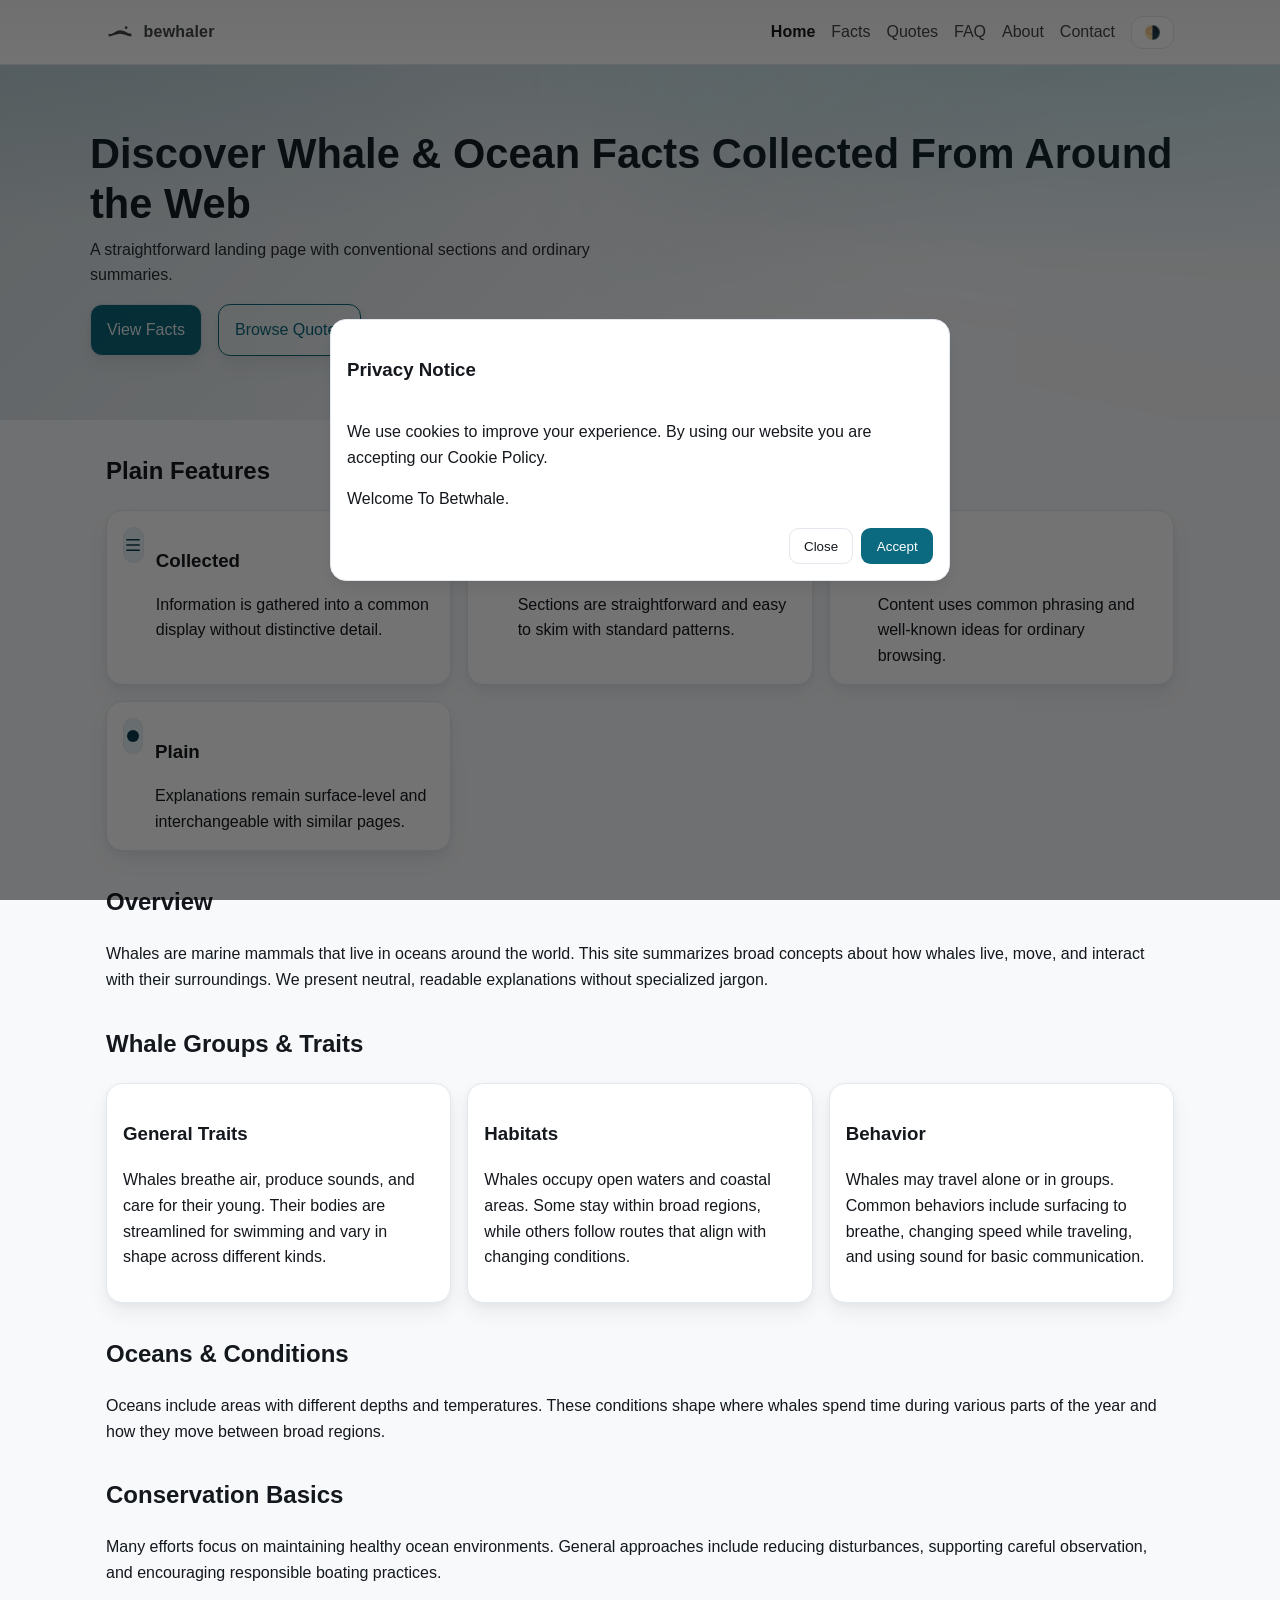
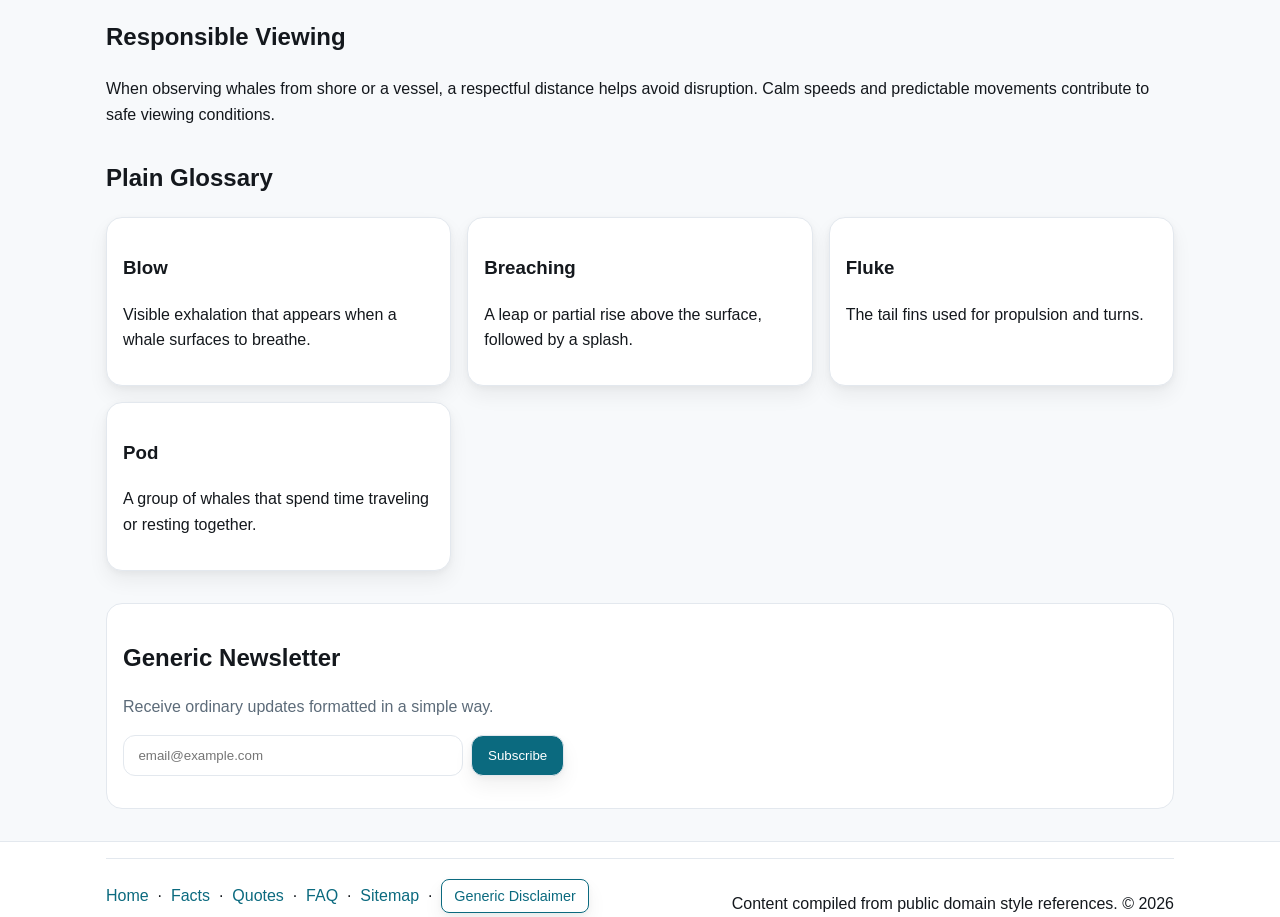
<file: index.html>
<!DOCTYPE html>
<html lang="en">
<head>
  <meta charset="utf-8" />
  <meta name="viewport" content="width=device-width, initial-scale=1" />
  <title>bewhaler – Whale & Ocean Facts (Generic Aggregator)</title>
  <meta name="description" content="Generic collection of whale and ocean facts presented in a simple format.">
  <meta property="og:title" content="bewhaler – Whale & Ocean Facts (Generic Aggregator)">
  <meta property="og:description" content="Generic collection of whale and ocean facts presented in a simple format.">
  <meta property="og:type" content="website">
  <meta property="og:url" content="https://placeholder.local/">
  <meta name="theme-color" content="#0b3d4e">
  <link rel="icon" type="image/svg+xml" href="data:image/svg+xml;utf8,
%3Csvg xmlns='http://www.w3.org/2000/svg' viewBox='0 0 64 64'%3E
%3Cpath fill='%230b3d4e' d='M0 0h64v64H0z'/%3E
%3Cpath fill='%23fff' d='M6 36c8 4 16-8 26-8s18 8 26 8v6c-8 0-18-6-26-6S14 42 6 42z'/%3E
%3Ccircle cx='46' cy='22' r='3' fill='%23fff'/%3E
%3C/svg%3E" />
  <script type="application/ld+json">
  {"@context": "https://schema.org", "@type": "Organization", "name": "bewhaler", "url": "https://placeholder.local/", "logo": ""}
  </script>
  <link rel="stylesheet" href="assets/css/style.css">
  <script defer src="assets/js/main.js"></script>
</head>
<body>
<a href="#main" class="skip-link">Skip to content</a>
<header class="site-header">
  <nav class="nav container" aria-label="Primary">
    <div class="flex items-center justify-between" style="height:64px">
      <a class="brand" href="index.html" rel="nofollow noopener" aria-label="bewhaler home">
        <svg viewBox="0 0 64 64" aria-hidden="true">
          <path fill="currentColor" d="M6 36c8 4 16-8 26-8s18 8 26 8v6c-8 0-18-6-26-6S14 42 6 42z"></path>
          <circle cx="46" cy="22" r="3" fill="currentColor"></circle>
        </svg>
        <span>bewhaler</span>
      </a>
      <div class="flex items-center gap-3">
        <a data-nav href="index.html" rel="nofollow noopener">Home</a>
        <a data-nav href="facts.html" rel="nofollow noopener">Facts</a>
        <a data-nav href="quotes.html" rel="nofollow noopener">Quotes</a>
        <a data-nav href="faq.html" rel="nofollow noopener">FAQ</a>
        <a data-nav href="about.html" rel="nofollow noopener">About</a>
        <a data-nav href="contact.html" rel="nofollow noopener">Contact</a>
        <button id="themeToggle" class="theme-toggle" aria-pressed="false" aria-label="Toggle dark mode">🌗</button>
      </div>
    </div>
  </nav>
</header>
<main id="main" tabindex="-1">
<section class="hero">
  <div class="hero-bg"><div class="hero-anim" aria-hidden="true"></div></div>
  <div class="container hero-wrap reveal">
    <h1>Discover Whale &amp; Ocean Facts Collected From Around the Web</h1>
    <p class="mt-2">A straightforward landing page with conventional sections and ordinary summaries.</p>
    <div class="mt-3 flex gap-3">
      <a href="facts.html" rel="nofollow noopener" class="btn">View Facts</a>
      <a href="quotes.html" rel="nofollow noopener" class="btn btn--ghost">Browse Quotes</a>
    </div>
  </div>
</section>

<section class="container mt-6 reveal" aria-labelledby="features-title">
  <h2 id="features-title">Plain Features</h2>
  <div class="grid grid--cards mt-3">
    <article class="card feature" aria-label="Collected">
      <div class="feature-icon" aria-hidden="true"><svg width="18" height="18" viewBox="0 0 24 24"><path fill="currentColor" d="M3 4h18v2H3zm0 7h18v2H3zm0 7h18v2H3z"/></svg></div>
      <div><h3 class="mb-0">Collected</h3><p class="mb-0">Information is gathered into a common display without distinctive detail.</p></div>
    </article>
    <article class="card feature" aria-label="Simple">
      <div class="feature-icon" aria-hidden="true"><svg width="18" height="18" viewBox="0 0 24 24"><path fill="currentColor" d="M4 4h16v16H4z"/></svg></div>
      <div><h3 class="mb-0">Simple</h3><p class="mb-0">Sections are straightforward and easy to skim with standard patterns.</p></div>
    </article>
    <article class="card feature" aria-label="Familiar">
      <div class="feature-icon" aria-hidden="true"><svg width="18" height="18" viewBox="0 0 24 24"><path fill="currentColor" d="M12 2l4 8H8l4-8zm0 20l-4-8h8l-4 8z"/></svg></div>
      <div><h3 class="mb-0">Familiar</h3><p class="mb-0">Content uses common phrasing and well-known ideas for ordinary browsing.</p></div>
    </article>
    <article class="card feature" aria-label="Plain">
      <div class="feature-icon" aria-hidden="true"><svg width="18" height="18" viewBox="0 0 24 24"><circle cx="12" cy="12" r="8" fill="currentColor"/></svg></div>
      <div><h3 class="mb-0">Plain</h3><p class="mb-0">Explanations remain surface-level and interchangeable with similar pages.</p></div>
    </article>
  </div>
</section>

<section class="container mt-6 reveal" aria-labelledby="overview-title">
  <h2 id="overview-title">Overview</h2>
  <p>Whales are marine mammals that live in oceans around the world. This site summarizes broad concepts about how whales live, move, and interact with their surroundings. We present neutral, readable explanations without specialized jargon.</p>
</section>

<section class="container mt-6 reveal" aria-labelledby="groups-title">
  <h2 id="groups-title">Whale Groups &amp; Traits</h2>
  <div class="grid grid--cards mt-3">
    <article class="card">
      <h3>General Traits</h3>
      <p>Whales breathe air, produce sounds, and care for their young. Their bodies are streamlined for swimming and vary in shape across different kinds.</p>
    </article>
    <article class="card">
      <h3>Habitats</h3>
      <p>Whales occupy open waters and coastal areas. Some stay within broad regions, while others follow routes that align with changing conditions.</p>
    </article>
    <article class="card">
      <h3>Behavior</h3>
      <p>Whales may travel alone or in groups. Common behaviors include surfacing to breathe, changing speed while traveling, and using sound for basic communication.</p>
    </article>
  </div>
</section>

<section class="container mt-6 reveal" aria-labelledby="oceans-title">
  <h2 id="oceans-title">Oceans &amp; Conditions</h2>
  <p>Oceans include areas with different depths and temperatures. These conditions shape where whales spend time during various parts of the year and how they move between broad regions.</p>
</section>

<section class="container mt-6 reveal" aria-labelledby="conservation-title">
  <h2 id="conservation-title">Conservation Basics</h2>
  <p>Many efforts focus on maintaining healthy ocean environments. General approaches include reducing disturbances, supporting careful observation, and encouraging responsible boating practices.</p>
</section>

<section class="container mt-6 reveal" aria-labelledby="responsible-title">
  <h2 id="responsible-title">Responsible Viewing</h2>
  <p>When observing whales from shore or a vessel, a respectful distance helps avoid disruption. Calm speeds and predictable movements contribute to safe viewing conditions.</p>
</section>

<section class="container mt-6 reveal" aria-labelledby="glossary-title">
  <h2 id="glossary-title">Plain Glossary</h2>
  <div class="grid grid--cards mt-3">
    <article class="card"><h3>Blow</h3><p>Visible exhalation that appears when a whale surfaces to breathe.</p></article>
    <article class="card"><h3>Breaching</h3><p>A leap or partial rise above the surface, followed by a splash.</p></article>
    <article class="card"><h3>Fluke</h3><p>The tail fins used for propulsion and turns.</p></article>
    <article class="card"><h3>Pod</h3><p>A group of whales that spend time traveling or resting together.</p></article>
  </div>
</section>

<section class="container mt-6 reveal" aria-labelledby="news-title">
  <div class="newsletter">
    <h2 id="news-title" class="mb-2">Generic Newsletter</h2>
    <p class="mb-3" style="color:var(--muted)">Receive ordinary updates formatted in a simple way.</p>
    <form id="newsletterForm" novalidate>
      <label for="email" class="sr-only">Email</label>
      <div class="flex gap-2" style="flex-wrap:wrap">
        <input id="email" class="input" type="email" placeholder="email@example.com" required aria-required="true" autocomplete="off" style="flex:1 1 280px">
        <button class="btn" type="submit">Subscribe</button>
      </div>
      <p id="newsMsg" class="mt-2" role="status" aria-live="polite" style="color:var(--muted)"></p>
    </form>
  </div>
</section>

</main>
<footer class="mt-6">
  <div class="container">
    <div class="divider"></div>
    <div class="flex items-center justify-between gap-3" style="flex-wrap:wrap">
      <nav aria-label="Footer">
        <a href="index.html" rel="nofollow noopener">Home</a>
        &nbsp;·&nbsp;
        <a href="facts.html" rel="nofollow noopener">Facts</a>
        &nbsp;·&nbsp;
        <a href="quotes.html" rel="nofollow noopener">Quotes</a>
        &nbsp;·&nbsp;
        <a href="faq.html" rel="nofollow noopener">FAQ</a>
        &nbsp;·&nbsp;
        <a href="sitemap.html" rel="nofollow noopener">Sitemap</a>
        &nbsp;·&nbsp;
        <button class="btn btn--ghost btn--small" id="openDisclaimer">Generic Disclaimer</button>
      </nav>
      <p class="mb-0">Content compiled from public domain style references. © <span id="year"></span></p>
    </div>
  </div>
</footer>
<!-- Backdrop/Modal for disclaimer -->
<div class="backdrop" id="backdrop" role="presentation" aria-hidden="true">
  <div class="modal" role="dialog" aria-modal="true" aria-labelledby="modalTitle" aria-describedby="modalDesc">
    <header>
      <h3 id="modalTitle">Generic Disclaimer</h3>
      <button class="close" id="modalClose" aria-label="Close dialog">✕</button>
    </header>
    <div id="modalDesc" class="mt-2">
      <p>This dialog includes placeholder wording for demonstration purposes.</p>
      <p>It avoids distinctive analysis and remains broadly generic.</p>
    </div>
    <div class="mt-3 flex justify-between">
      <button class="btn btn--ghost btn--small" id="modalCancel">Close</button>
      <a href="#" rel="nofollow noopener" class="btn btn--small">Placeholder Action</a>
    </div>
  </div>
</div>
</body>
</html>
</file>
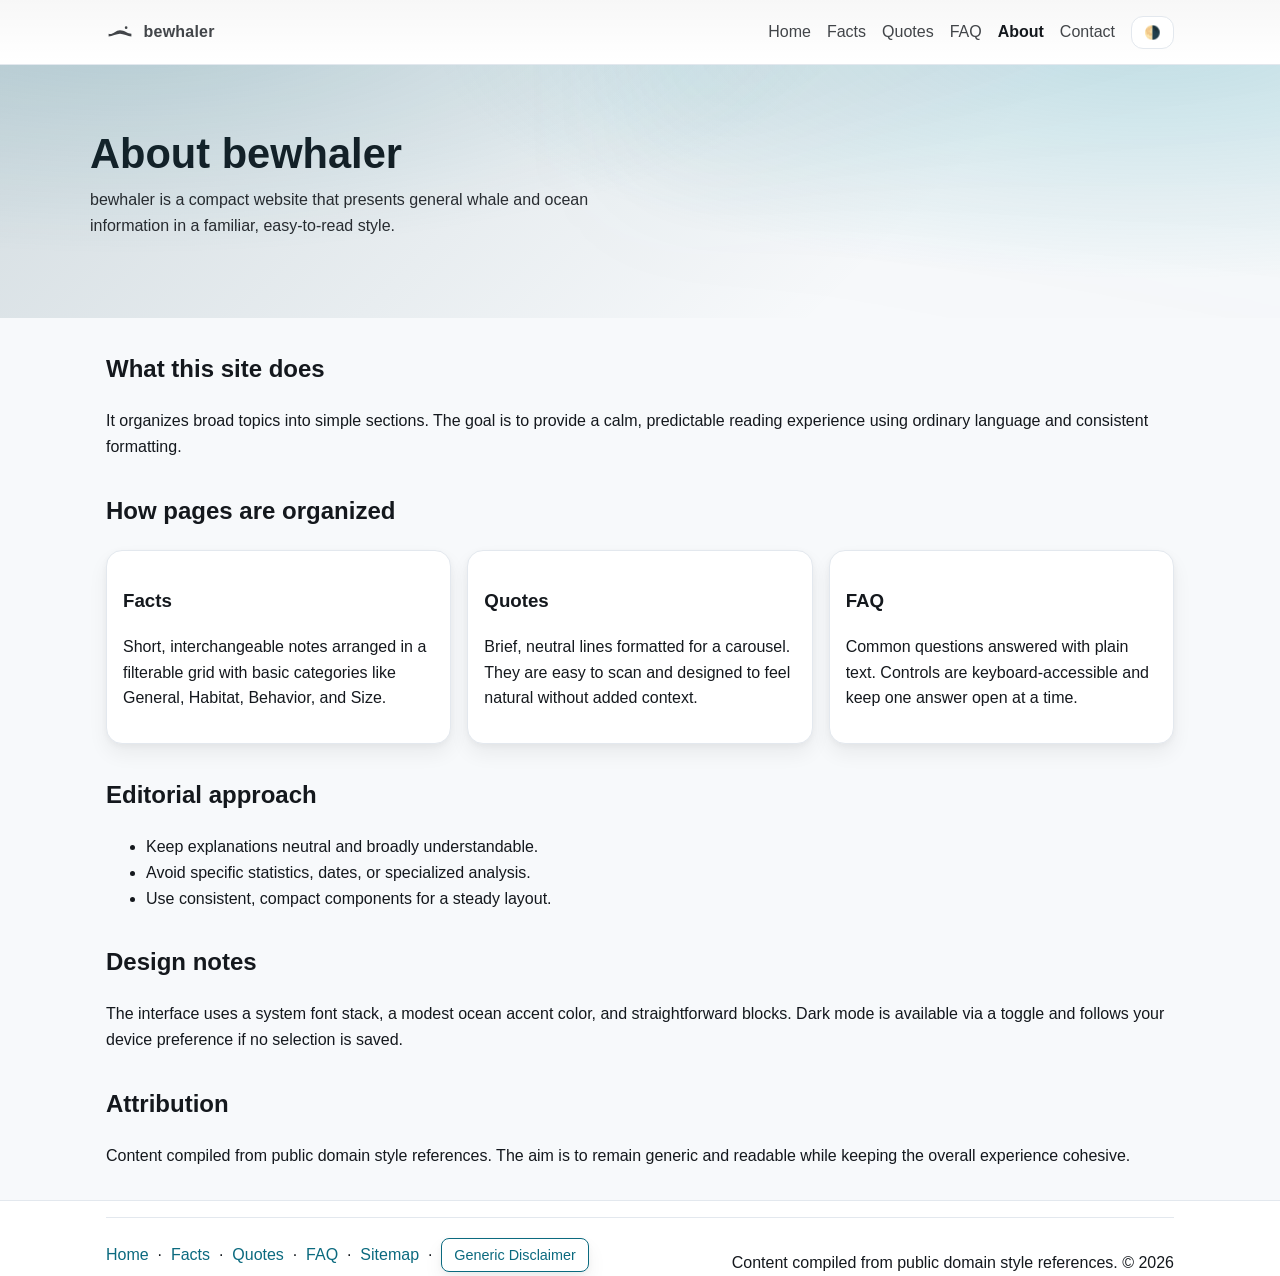
<file: about.html>
<!DOCTYPE html>
<html lang="en">
<head>
  <meta charset="utf-8" />
  <meta name="viewport" content="width=device-width, initial-scale=1" />
  <title>bewhaler – About (Generic)</title>
  <meta name="description" content="Basic overview with ordinary wording.">
  <meta property="og:title" content="bewhaler – About (Generic)">
  <meta property="og:description" content="Basic overview with ordinary wording.">
  <meta property="og:type" content="website">
  <meta property="og:url" content="https://placeholder.local/">
  <meta name="theme-color" content="#0b3d4e">
  <link rel="icon" type="image/svg+xml" href="data:image/svg+xml;utf8,
%3Csvg xmlns='http://www.w3.org/2000/svg' viewBox='0 0 64 64'%3E
%3Cpath fill='%230b3d4e' d='M0 0h64v64H0z'/%3E
%3Cpath fill='%23fff' d='M6 36c8 4 16-8 26-8s18 8 26 8v6c-8 0-18-6-26-6S14 42 6 42z'/%3E
%3Ccircle cx='46' cy='22' r='3' fill='%23fff'/%3E
%3C/svg%3E" />
  <script type="application/ld+json">
  {"@context": "https://schema.org", "@type": "Organization", "name": "bewhaler", "url": "https://placeholder.local/", "logo": ""}
  </script>
  <link rel="stylesheet" href="assets/css/style.css">
  <script defer src="assets/js/main.js"></script>
</head>
<body>
<a href="#main" class="skip-link">Skip to content</a>
<header class="site-header">
  <nav class="nav container" aria-label="Primary">
    <div class="flex items-center justify-between" style="height:64px">
      <a class="brand" href="index.html" rel="nofollow noopener" aria-label="bewhaler home">
        <svg viewBox="0 0 64 64" aria-hidden="true">
          <path fill="currentColor" d="M6 36c8 4 16-8 26-8s18 8 26 8v6c-8 0-18-6-26-6S14 42 6 42z"></path>
          <circle cx="46" cy="22" r="3" fill="currentColor"></circle>
        </svg>
        <span>bewhaler</span>
      </a>
      <div class="flex items-center gap-3">
        <a data-nav href="index.html" rel="nofollow noopener">Home</a>
        <a data-nav href="facts.html" rel="nofollow noopener">Facts</a>
        <a data-nav href="quotes.html" rel="nofollow noopener">Quotes</a>
        <a data-nav href="faq.html" rel="nofollow noopener">FAQ</a>
        <a data-nav href="about.html" rel="nofollow noopener">About</a>
        <a data-nav href="contact.html" rel="nofollow noopener">Contact</a>
        <button id="themeToggle" class="theme-toggle" aria-pressed="false" aria-label="Toggle dark mode">🌗</button>
      </div>
    </div>
  </nav>
</header>
<main id="main" tabindex="-1">
<section class="hero">
  <div class="hero-bg"><div class="hero-anim" aria-hidden="true"></div></div>
  <div class="container hero-wrap reveal">
    <h1>About bewhaler</h1>
    <p class="mt-2">bewhaler is a compact website that presents general whale and ocean information in a familiar, easy-to-read style.</p>
  </div>
</section>

<section class="container mt-6 reveal">
  <h2>What this site does</h2>
  <p>It organizes broad topics into simple sections. The goal is to provide a calm, predictable reading experience using ordinary language and consistent formatting.</p>
</section>

<section class="container mt-6 reveal">
  <h2>How pages are organized</h2>
  <div class="grid grid--cards mt-3">
    <article class="card">
      <h3>Facts</h3>
      <p>Short, interchangeable notes arranged in a filterable grid with basic categories like General, Habitat, Behavior, and Size.</p>
    </article>
    <article class="card">
      <h3>Quotes</h3>
      <p>Brief, neutral lines formatted for a carousel. They are easy to scan and designed to feel natural without added context.</p>
    </article>
    <article class="card">
      <h3>FAQ</h3>
      <p>Common questions answered with plain text. Controls are keyboard-accessible and keep one answer open at a time.</p>
    </article>
  </div>
</section>

<section class="container mt-6 reveal">
  <h2>Editorial approach</h2>
  <ul>
    <li>Keep explanations neutral and broadly understandable.</li>
    <li>Avoid specific statistics, dates, or specialized analysis.</li>
    <li>Use consistent, compact components for a steady layout.</li>
  </ul>
</section>

<section class="container mt-6 reveal">
  <h2>Design notes</h2>
  <p>The interface uses a system font stack, a modest ocean accent color, and straightforward blocks. Dark mode is available via a toggle and follows your device preference if no selection is saved.</p>
</section>

<section class="container mt-6 reveal">
  <h2>Attribution</h2>
  <p>Content compiled from public domain style references. The aim is to remain generic and readable while keeping the overall experience cohesive.</p>
</section>

</main>
<footer class="mt-6">
  <div class="container">
    <div class="divider"></div>
    <div class="flex items-center justify-between gap-3" style="flex-wrap:wrap">
      <nav aria-label="Footer">
        <a href="index.html" rel="nofollow noopener">Home</a>
        &nbsp;·&nbsp;
        <a href="facts.html" rel="nofollow noopener">Facts</a>
        &nbsp;·&nbsp;
        <a href="quotes.html" rel="nofollow noopener">Quotes</a>
        &nbsp;·&nbsp;
        <a href="faq.html" rel="nofollow noopener">FAQ</a>
        &nbsp;·&nbsp;
        <a href="sitemap.html" rel="nofollow noopener">Sitemap</a>
        &nbsp;·&nbsp;
        <button class="btn btn--ghost btn--small" id="openDisclaimer">Generic Disclaimer</button>
      </nav>
      <p class="mb-0">Content compiled from public domain style references. © <span id="year"></span></p>
    </div>
  </div>
</footer>
<!-- Backdrop/Modal for disclaimer -->
<div class="backdrop" id="backdrop" role="presentation" aria-hidden="true">
  <div class="modal" role="dialog" aria-modal="true" aria-labelledby="modalTitle" aria-describedby="modalDesc">
    <header>
      <h3 id="modalTitle">Generic Disclaimer</h3>
      <button class="close" id="modalClose" aria-label="Close dialog">✕</button>
    </header>
    <div id="modalDesc" class="mt-2">
      <p>This dialog includes placeholder wording for demonstration purposes.</p>
      <p>It avoids distinctive analysis and remains broadly generic.</p>
    </div>
    <div class="mt-3 flex justify-between">
      <button class="btn btn--ghost btn--small" id="modalCancel">Close</button>
      <a href="#" rel="nofollow noopener" class="btn btn--small">Placeholder Action</a>
    </div>
  </div>
</div>
</body>
</html>
</file>
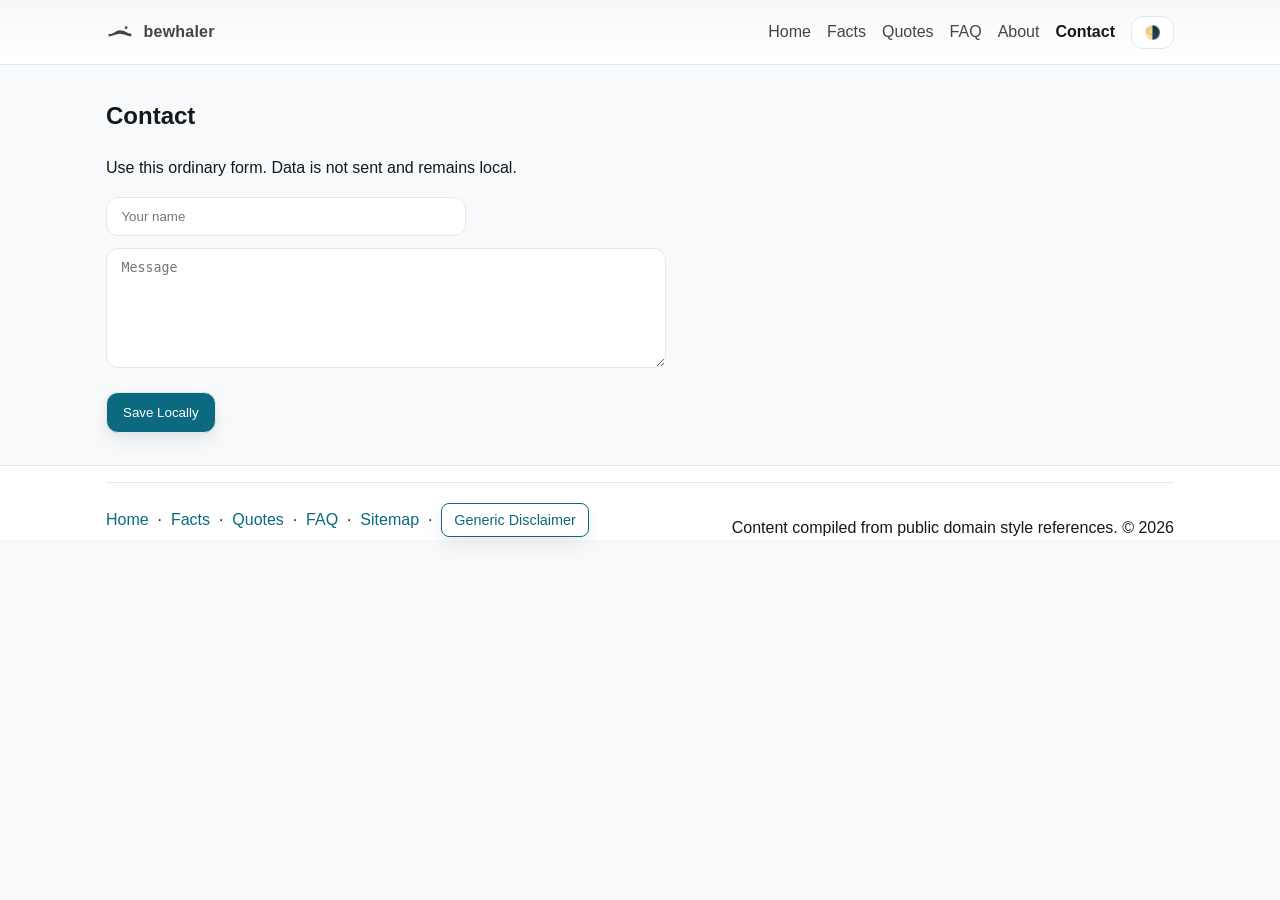
<file: contact.html>
<!DOCTYPE html>
<html lang="en">
<head>
  <meta charset="utf-8" />
  <meta name="viewport" content="width=device-width, initial-scale=1" />
  <title>bewhaler – Contact (Generic)</title>
  <meta name="description" content="Simple contact form with local-only handling.">
  <meta property="og:title" content="bewhaler – Contact (Generic)">
  <meta property="og:description" content="Simple contact form with local-only handling.">
  <meta property="og:type" content="website">
  <meta property="og:url" content="https://placeholder.local/">
  <meta name="theme-color" content="#0b3d4e">
  <link rel="icon" type="image/svg+xml" href="data:image/svg+xml;utf8,
%3Csvg xmlns='http://www.w3.org/2000/svg' viewBox='0 0 64 64'%3E
%3Cpath fill='%230b3d4e' d='M0 0h64v64H0z'/%3E
%3Cpath fill='%23fff' d='M6 36c8 4 16-8 26-8s18 8 26 8v6c-8 0-18-6-26-6S14 42 6 42z'/%3E
%3Ccircle cx='46' cy='22' r='3' fill='%23fff'/%3E
%3C/svg%3E" />
  <script type="application/ld+json">
  {"@context": "https://schema.org", "@type": "Organization", "name": "bewhaler", "url": "https://placeholder.local/", "logo": ""}
  </script>
  <link rel="stylesheet" href="assets/css/style.css">
  <script defer src="assets/js/main.js"></script>
</head>
<body>
<a href="#main" class="skip-link">Skip to content</a>
<header class="site-header">
  <nav class="nav container" aria-label="Primary">
    <div class="flex items-center justify-between" style="height:64px">
      <a class="brand" href="index.html" rel="nofollow noopener" aria-label="bewhaler home">
        <svg viewBox="0 0 64 64" aria-hidden="true">
          <path fill="currentColor" d="M6 36c8 4 16-8 26-8s18 8 26 8v6c-8 0-18-6-26-6S14 42 6 42z"></path>
          <circle cx="46" cy="22" r="3" fill="currentColor"></circle>
        </svg>
        <span>bewhaler</span>
      </a>
      <div class="flex items-center gap-3">
        <a data-nav href="index.html" rel="nofollow noopener">Home</a>
        <a data-nav href="facts.html" rel="nofollow noopener">Facts</a>
        <a data-nav href="quotes.html" rel="nofollow noopener">Quotes</a>
        <a data-nav href="faq.html" rel="nofollow noopener">FAQ</a>
        <a data-nav href="about.html" rel="nofollow noopener">About</a>
        <a data-nav href="contact.html" rel="nofollow noopener">Contact</a>
        <button id="themeToggle" class="theme-toggle" aria-pressed="false" aria-label="Toggle dark mode">🌗</button>
      </div>
    </div>
  </nav>
</header>
<main id="main" tabindex="-1">
<section class="container mt-6 reveal">
  <h1>Contact</h1>
  <p>Use this ordinary form. Data is not sent and remains local.</p>
  <form id="contactForm" class="mt-3" novalidate>
    <label class="sr-only" for="cname">Name</label>
    <input id="cname" class="input" placeholder="Your name" style="max-width:360px;display:block;margin-bottom:.75rem">
    <label class="sr-only" for="cmsg">Message</label>
    <textarea id="cmsg" class="input" placeholder="Message" style="max-width:560px;height:120px"></textarea>
    <div class="mt-3"><button type="button" id="csubmit" class="btn">Save Locally</button></div>
    <p id="cstatus" class="mt-2" role="status" aria-live="polite" style="color:var(--muted)"></p>
  </form>
</section>
<script>
document.addEventListener('DOMContentLoaded', function(){
  var btn = document.getElementById('csubmit');
  var name = document.getElementById('cname');
  var msg = document.getElementById('cmsg');
  var status = document.getElementById('cstatus');
  if(btn){
    btn.addEventListener('click', function(){
      try{
        var list = JSON.parse(localStorage.getItem('bewhaler-contact')||'[]');
        list.push({n:name.value||'', m:msg.value||''});
        localStorage.setItem('bewhaler-contact', JSON.stringify(list));
        status.textContent = 'Saved locally.';
        name.value=''; msg.value='';
      }catch(e){ status.textContent='Local save not available.'; }
    });
  }
});
</script>

</main>
<footer class="mt-6">
  <div class="container">
    <div class="divider"></div>
    <div class="flex items-center justify-between gap-3" style="flex-wrap:wrap">
      <nav aria-label="Footer">
        <a href="index.html" rel="nofollow noopener">Home</a>
        &nbsp;·&nbsp;
        <a href="facts.html" rel="nofollow noopener">Facts</a>
        &nbsp;·&nbsp;
        <a href="quotes.html" rel="nofollow noopener">Quotes</a>
        &nbsp;·&nbsp;
        <a href="faq.html" rel="nofollow noopener">FAQ</a>
        &nbsp;·&nbsp;
        <a href="sitemap.html" rel="nofollow noopener">Sitemap</a>
        &nbsp;·&nbsp;
        <button class="btn btn--ghost btn--small" id="openDisclaimer">Generic Disclaimer</button>
      </nav>
      <p class="mb-0">Content compiled from public domain style references. © <span id="year"></span></p>
    </div>
  </div>
</footer>
<!-- Backdrop/Modal for disclaimer -->
<div class="backdrop" id="backdrop" role="presentation" aria-hidden="true">
  <div class="modal" role="dialog" aria-modal="true" aria-labelledby="modalTitle" aria-describedby="modalDesc">
    <header>
      <h3 id="modalTitle">Generic Disclaimer</h3>
      <button class="close" id="modalClose" aria-label="Close dialog">✕</button>
    </header>
    <div id="modalDesc" class="mt-2">
      <p>This dialog includes placeholder wording for demonstration purposes.</p>
      <p>It avoids distinctive analysis and remains broadly generic.</p>
    </div>
    <div class="mt-3 flex justify-between">
      <button class="btn btn--ghost btn--small" id="modalCancel">Close</button>
      <a href="#" rel="nofollow noopener" class="btn btn--small">Placeholder Action</a>
    </div>
  </div>
</div>
</body>
</html>
</file>
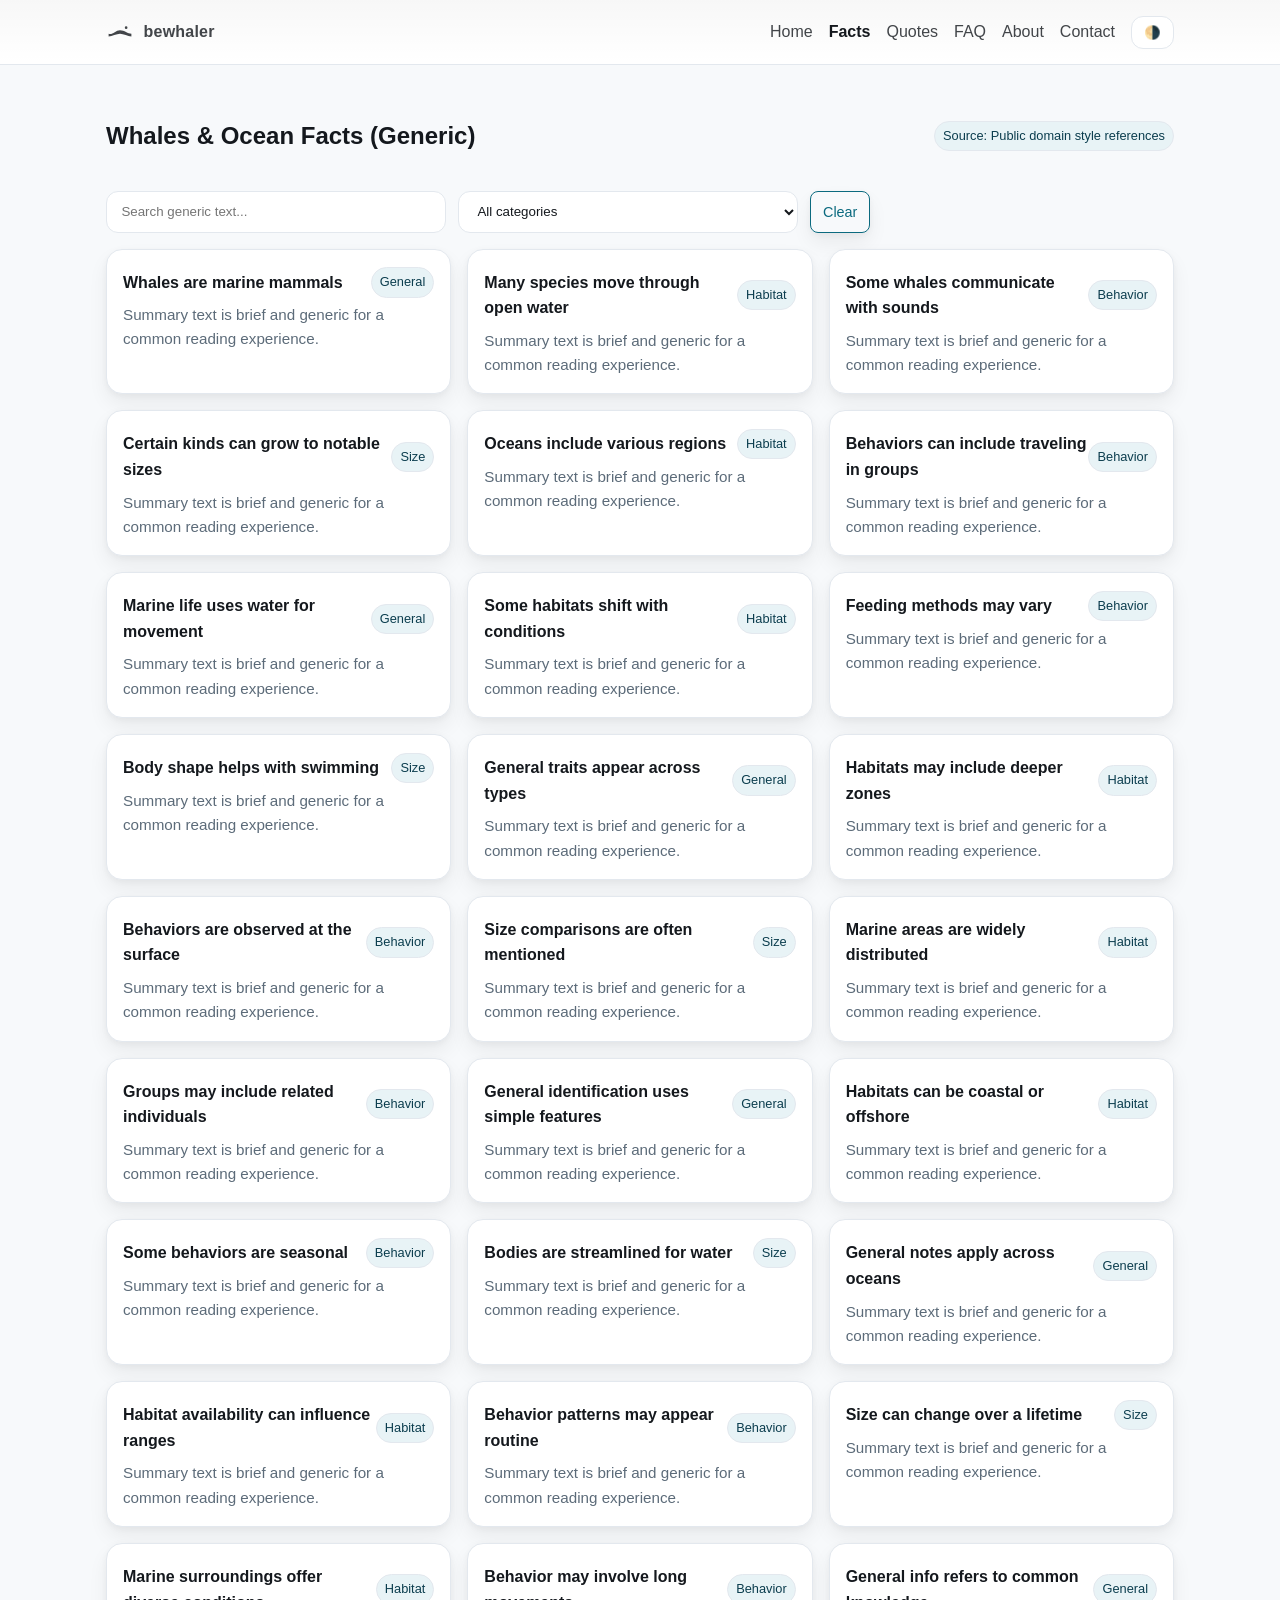
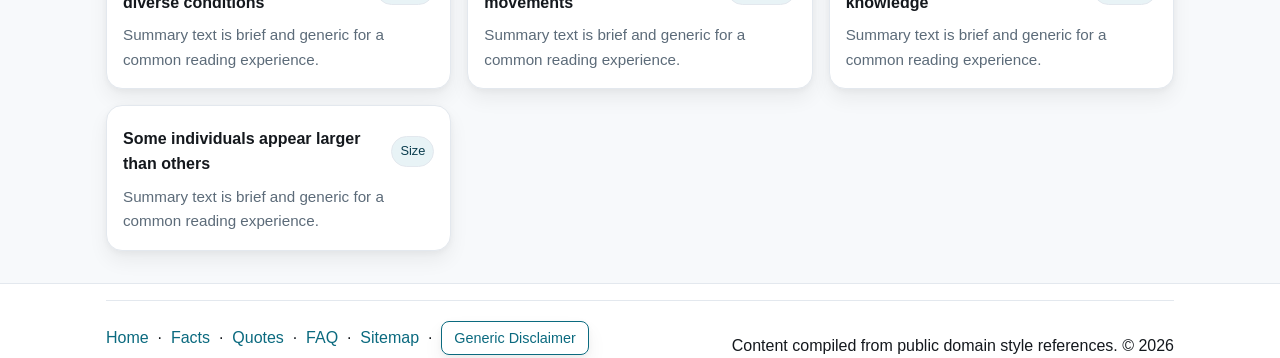
<file: facts.html>
<!DOCTYPE html>
<html lang="en">
<head>
  <meta charset="utf-8" />
  <meta name="viewport" content="width=device-width, initial-scale=1" />
  <title>bewhaler – Facts (Generic)</title>
  <meta name="description" content="Generic whale and ocean facts with basic filters.">
  <meta property="og:title" content="bewhaler – Facts (Generic)">
  <meta property="og:description" content="Generic whale and ocean facts with basic filters.">
  <meta property="og:type" content="website">
  <meta property="og:url" content="https://placeholder.local/">
  <meta name="theme-color" content="#0b3d4e">
  <link rel="icon" type="image/svg+xml" href="data:image/svg+xml;utf8,
%3Csvg xmlns='http://www.w3.org/2000/svg' viewBox='0 0 64 64'%3E
%3Cpath fill='%230b3d4e' d='M0 0h64v64H0z'/%3E
%3Cpath fill='%23fff' d='M6 36c8 4 16-8 26-8s18 8 26 8v6c-8 0-18-6-26-6S14 42 6 42z'/%3E
%3Ccircle cx='46' cy='22' r='3' fill='%23fff'/%3E
%3C/svg%3E" />
  <script type="application/ld+json">
  {"@context": "https://schema.org", "@type": "Organization", "name": "bewhaler", "url": "https://placeholder.local/", "logo": ""}
  </script>
  <link rel="stylesheet" href="assets/css/style.css">
  <script defer src="assets/js/main.js"></script>
</head>
<body>
<a href="#main" class="skip-link">Skip to content</a>
<header class="site-header">
  <nav class="nav container" aria-label="Primary">
    <div class="flex items-center justify-between" style="height:64px">
      <a class="brand" href="index.html" rel="nofollow noopener" aria-label="bewhaler home">
        <svg viewBox="0 0 64 64" aria-hidden="true">
          <path fill="currentColor" d="M6 36c8 4 16-8 26-8s18 8 26 8v6c-8 0-18-6-26-6S14 42 6 42z"></path>
          <circle cx="46" cy="22" r="3" fill="currentColor"></circle>
        </svg>
        <span>bewhaler</span>
      </a>
      <div class="flex items-center gap-3">
        <a data-nav href="index.html" rel="nofollow noopener">Home</a>
        <a data-nav href="facts.html" rel="nofollow noopener">Facts</a>
        <a data-nav href="quotes.html" rel="nofollow noopener">Quotes</a>
        <a data-nav href="faq.html" rel="nofollow noopener">FAQ</a>
        <a data-nav href="about.html" rel="nofollow noopener">About</a>
        <a data-nav href="contact.html" rel="nofollow noopener">Contact</a>
        <button id="themeToggle" class="theme-toggle" aria-pressed="false" aria-label="Toggle dark mode">🌗</button>
      </div>
    </div>
  </nav>
</header>
<main id="main" tabindex="-1">
<section class="container mt-6 reveal" aria-labelledby="facts-title">
  <div class="flex items-center justify-between">
    <h1 id="facts-title">Whales &amp; Ocean Facts (Generic)</h1>
    <span class="pill" aria-label="Source note">Source: Public domain style references</span>
  </div>
  <div class="facts-controls mt-3">
    <label class="sr-only" for="searchFacts">Search facts</label>
    <input id="searchFacts" class="input" type="search" placeholder="Search generic text..." autocomplete="off">
    <label class="sr-only" for="categoryFilter">Filter by category</label>
    <select id="categoryFilter" class="select" aria-label="Filter category">
      <option value="">All categories</option>
      <option>General</option>
      <option>Habitat</option>
      <option>Behavior</option>
      <option>Size</option>
    </select>
    <button id="clearFilters" class="btn btn--ghost btn--small" type="button">Clear</button>
  </div>
  <div id="factsGrid" class="grid grid--cards mt-3" role="list"></div>
</section>

</main>
<footer class="mt-6">
  <div class="container">
    <div class="divider"></div>
    <div class="flex items-center justify-between gap-3" style="flex-wrap:wrap">
      <nav aria-label="Footer">
        <a href="index.html" rel="nofollow noopener">Home</a>
        &nbsp;·&nbsp;
        <a href="facts.html" rel="nofollow noopener">Facts</a>
        &nbsp;·&nbsp;
        <a href="quotes.html" rel="nofollow noopener">Quotes</a>
        &nbsp;·&nbsp;
        <a href="faq.html" rel="nofollow noopener">FAQ</a>
        &nbsp;·&nbsp;
        <a href="sitemap.html" rel="nofollow noopener">Sitemap</a>
        &nbsp;·&nbsp;
        <button class="btn btn--ghost btn--small" id="openDisclaimer">Generic Disclaimer</button>
      </nav>
      <p class="mb-0">Content compiled from public domain style references. © <span id="year"></span></p>
    </div>
  </div>
</footer>
<!-- Backdrop/Modal for disclaimer -->
<div class="backdrop" id="backdrop" role="presentation" aria-hidden="true">
  <div class="modal" role="dialog" aria-modal="true" aria-labelledby="modalTitle" aria-describedby="modalDesc">
    <header>
      <h3 id="modalTitle">Generic Disclaimer</h3>
      <button class="close" id="modalClose" aria-label="Close dialog">✕</button>
    </header>
    <div id="modalDesc" class="mt-2">
      <p>This dialog includes placeholder wording for demonstration purposes.</p>
      <p>It avoids distinctive analysis and remains broadly generic.</p>
    </div>
    <div class="mt-3 flex justify-between">
      <button class="btn btn--ghost btn--small" id="modalCancel">Close</button>
      <a href="#" rel="nofollow noopener" class="btn btn--small">Placeholder Action</a>
    </div>
  </div>
</div>
</body>
</html>
</file>
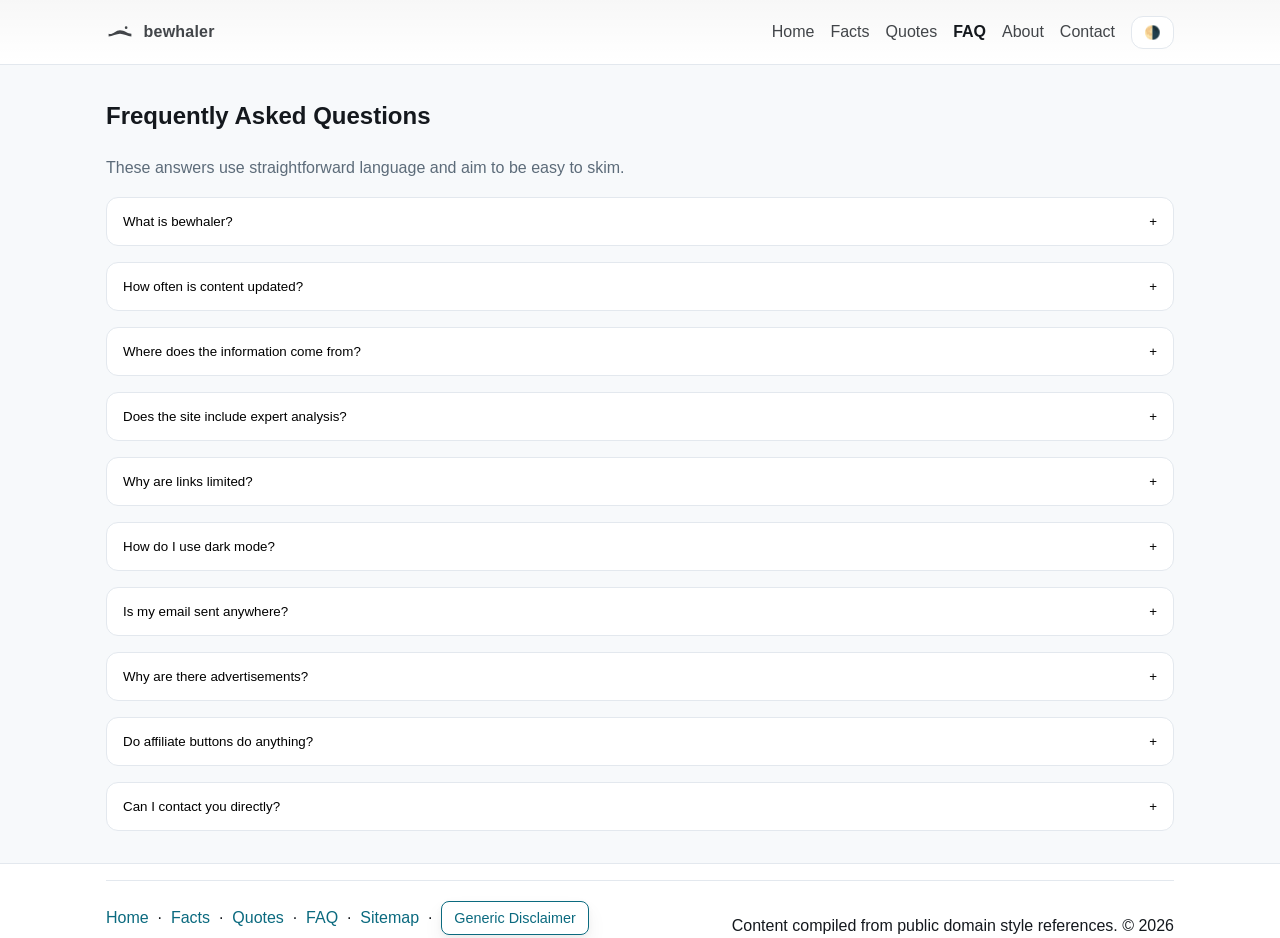
<file: faq.html>
<!DOCTYPE html>
<html lang="en">
<head>
  <meta charset="utf-8" />
  <meta name="viewport" content="width=device-width, initial-scale=1" />
  <title>bewhaler – FAQ (Generic)</title>
  <meta name="description" content="Generic questions and answers in a simple accordion.">
  <meta property="og:title" content="bewhaler – FAQ (Generic)">
  <meta property="og:description" content="Generic questions and answers in a simple accordion.">
  <meta property="og:type" content="website">
  <meta property="og:url" content="https://placeholder.local/">
  <meta name="theme-color" content="#0b3d4e">
  <link rel="icon" type="image/svg+xml" href="data:image/svg+xml;utf8,
%3Csvg xmlns='http://www.w3.org/2000/svg' viewBox='0 0 64 64'%3E
%3Cpath fill='%230b3d4e' d='M0 0h64v64H0z'/%3E
%3Cpath fill='%23fff' d='M6 36c8 4 16-8 26-8s18 8 26 8v6c-8 0-18-6-26-6S14 42 6 42z'/%3E
%3Ccircle cx='46' cy='22' r='3' fill='%23fff'/%3E
%3C/svg%3E" />
  <script type="application/ld+json">
  {"@context": "https://schema.org", "@type": "Organization", "name": "bewhaler", "url": "https://placeholder.local/", "logo": ""}
  </script>
  <link rel="stylesheet" href="assets/css/style.css">
  <script defer src="assets/js/main.js"></script>
</head>
<body>
<a href="#main" class="skip-link">Skip to content</a>
<header class="site-header">
  <nav class="nav container" aria-label="Primary">
    <div class="flex items-center justify-between" style="height:64px">
      <a class="brand" href="index.html" rel="nofollow noopener" aria-label="bewhaler home">
        <svg viewBox="0 0 64 64" aria-hidden="true">
          <path fill="currentColor" d="M6 36c8 4 16-8 26-8s18 8 26 8v6c-8 0-18-6-26-6S14 42 6 42z"></path>
          <circle cx="46" cy="22" r="3" fill="currentColor"></circle>
        </svg>
        <span>bewhaler</span>
      </a>
      <div class="flex items-center gap-3">
        <a data-nav href="index.html" rel="nofollow noopener">Home</a>
        <a data-nav href="facts.html" rel="nofollow noopener">Facts</a>
        <a data-nav href="quotes.html" rel="nofollow noopener">Quotes</a>
        <a data-nav href="faq.html" rel="nofollow noopener">FAQ</a>
        <a data-nav href="about.html" rel="nofollow noopener">About</a>
        <a data-nav href="contact.html" rel="nofollow noopener">Contact</a>
        <button id="themeToggle" class="theme-toggle" aria-pressed="false" aria-label="Toggle dark mode">🌗</button>
      </div>
    </div>
  </nav>
</header>
<main id="main" tabindex="-1">
<section class="container mt-6 reveal" aria-labelledby="faq-title">
  <h1 id="faq-title">Frequently Asked Questions</h1>
  <p class="mt-2" style="color:var(--muted)">These answers use straightforward language and aim to be easy to skim.</p>
  <div class="grid" style="grid-template-columns:1fr; gap:1rem" role="tablist" aria-label="FAQ">
    <div class="faq-item">
      <button class="faq-q" aria-expanded="false" aria-controls="faq1" id="faqbtn1" role="tab"><span>What is bewhaler?</span><span aria-hidden="true">+</span></button>
      <div id="faq1" class="faq-a" role="tabpanel" aria-labelledby="faqbtn1" hidden>bewhaler is a simple website that presents general ocean and whale information in a familiar layout.</div>
    </div>
    <div class="faq-item">
      <button class="faq-q" aria-expanded="false" aria-controls="faq2" id="faqbtn2" role="tab"><span>How often is content updated?</span><span aria-hidden="true">+</span></button>
      <div id="faq2" class="faq-a" role="tabpanel" aria-labelledby="faqbtn2" hidden>Updates happen on a routine basis. Edits focus on clarity, readability, and consistent formatting.</div>
    </div>
    <div class="faq-item">
      <button class="faq-q" aria-expanded="false" aria-controls="faq3" id="faqbtn3" role="tab"><span>Where does the information come from?</span><span aria-hidden="true">+</span></button>
      <div id="faq3" class="faq-a" role="tabpanel" aria-labelledby="faqbtn3" hidden>Content compiled from public domain style references and summarized in a plain manner.</div>
    </div>
    <div class="faq-item">
      <button class="faq-q" aria-expanded="false" aria-controls="faq4" id="faqbtn4" role="tab"><span>Does the site include expert analysis?</span><span aria-hidden="true">+</span></button>
      <div id="faq4" class="faq-a" role="tabpanel" aria-labelledby="faqbtn4" hidden>No. The site avoids expert commentary and keeps descriptions general.</div>
    </div>
    <div class="faq-item">
      <button class="faq-q" aria-expanded="false" aria-controls="faq5" id="faqbtn5" role="tab"><span>Why are links limited?</span><span aria-hidden="true">+</span></button>
      <div id="faq5" class="faq-a" role="tabpanel" aria-labelledby="faqbtn5" hidden>Links are placeholders for navigation within the site and do not point to external destinations.</div>
    </div>
    <div class="faq-item">
      <button class="faq-q" aria-expanded="false" aria-controls="faq6" id="faqbtn6" role="tab"><span>How do I use dark mode?</span><span aria-hidden="true">+</span></button>
      <div id="faq6" class="faq-a" role="tabpanel" aria-labelledby="faqbtn6" hidden>Use the toggle in the header. Your choice is saved in your browser so it persists across pages.</div>
    </div>
    <div class="faq-item">
      <button class="faq-q" aria-expanded="false" aria-controls="faq7" id="faqbtn7" role="tab"><span>Is my email sent anywhere?</span><span aria-hidden="true">+</span></button>
      <div id="faq7" class="faq-a" role="tabpanel" aria-labelledby="faqbtn7" hidden>No. Newsletter sign-ups are stored locally in your browser for demonstration and are not transmitted.</div>
    </div>
    <div class="faq-item">
      <button class="faq-q" aria-expanded="false" aria-controls="faq8" id="faqbtn8" role="tab"><span>Why are there advertisements?</span><span aria-hidden="true">+</span></button>
      <div id="faq8" class="faq-a" role="tabpanel" aria-labelledby="faqbtn8" hidden>Ad spaces were removed to keep the site focused on content.</div>
    </div>
    <div class="faq-item">
      <button class="faq-q" aria-expanded="false" aria-controls="faq9" id="faqbtn9" role="tab"><span>Do affiliate buttons do anything?</span><span aria-hidden="true">+</span></button>
      <div id="faq9" class="faq-a" role="tabpanel" aria-labelledby="faqbtn9" hidden>There are no affiliate buttons. The site avoids promoting other websites.</div>
    </div>
    <div class="faq-item">
      <button class="faq-q" aria-expanded="false" aria-controls="faq10" id="faqbtn10" role="tab"><span>Can I contact you directly?</span><span aria-hidden="true">+</span></button>
      <div id="faq10" class="faq-a" role="tabpanel" aria-labelledby="faqbtn10" hidden>Use the Contact page form. Entries are saved locally in your browser for illustration only.</div>
    </div>
  </div>
</section>

</main>
<footer class="mt-6">
  <div class="container">
    <div class="divider"></div>
    <div class="flex items-center justify-between gap-3" style="flex-wrap:wrap">
      <nav aria-label="Footer">
        <a href="index.html" rel="nofollow noopener">Home</a>
        &nbsp;·&nbsp;
        <a href="facts.html" rel="nofollow noopener">Facts</a>
        &nbsp;·&nbsp;
        <a href="quotes.html" rel="nofollow noopener">Quotes</a>
        &nbsp;·&nbsp;
        <a href="faq.html" rel="nofollow noopener">FAQ</a>
        &nbsp;·&nbsp;
        <a href="sitemap.html" rel="nofollow noopener">Sitemap</a>
        &nbsp;·&nbsp;
        <button class="btn btn--ghost btn--small" id="openDisclaimer">Generic Disclaimer</button>
      </nav>
      <p class="mb-0">Content compiled from public domain style references. © <span id="year"></span></p>
    </div>
  </div>
</footer>
<!-- Backdrop/Modal for disclaimer -->
<div class="backdrop" id="backdrop" role="presentation" aria-hidden="true">
  <div class="modal" role="dialog" aria-modal="true" aria-labelledby="modalTitle" aria-describedby="modalDesc">
    <header>
      <h3 id="modalTitle">Generic Disclaimer</h3>
      <button class="close" id="modalClose" aria-label="Close dialog">✕</button>
    </header>
    <div id="modalDesc" class="mt-2">
      <p>This dialog includes placeholder wording for demonstration purposes.</p>
      <p>It avoids distinctive analysis and remains broadly generic.</p>
    </div>
    <div class="mt-3 flex justify-between">
      <button class="btn btn--ghost btn--small" id="modalCancel">Close</button>
      <a href="#" rel="nofollow noopener" class="btn btn--small">Placeholder Action</a>
    </div>
  </div>
</div>
</body>
</html>
</file>
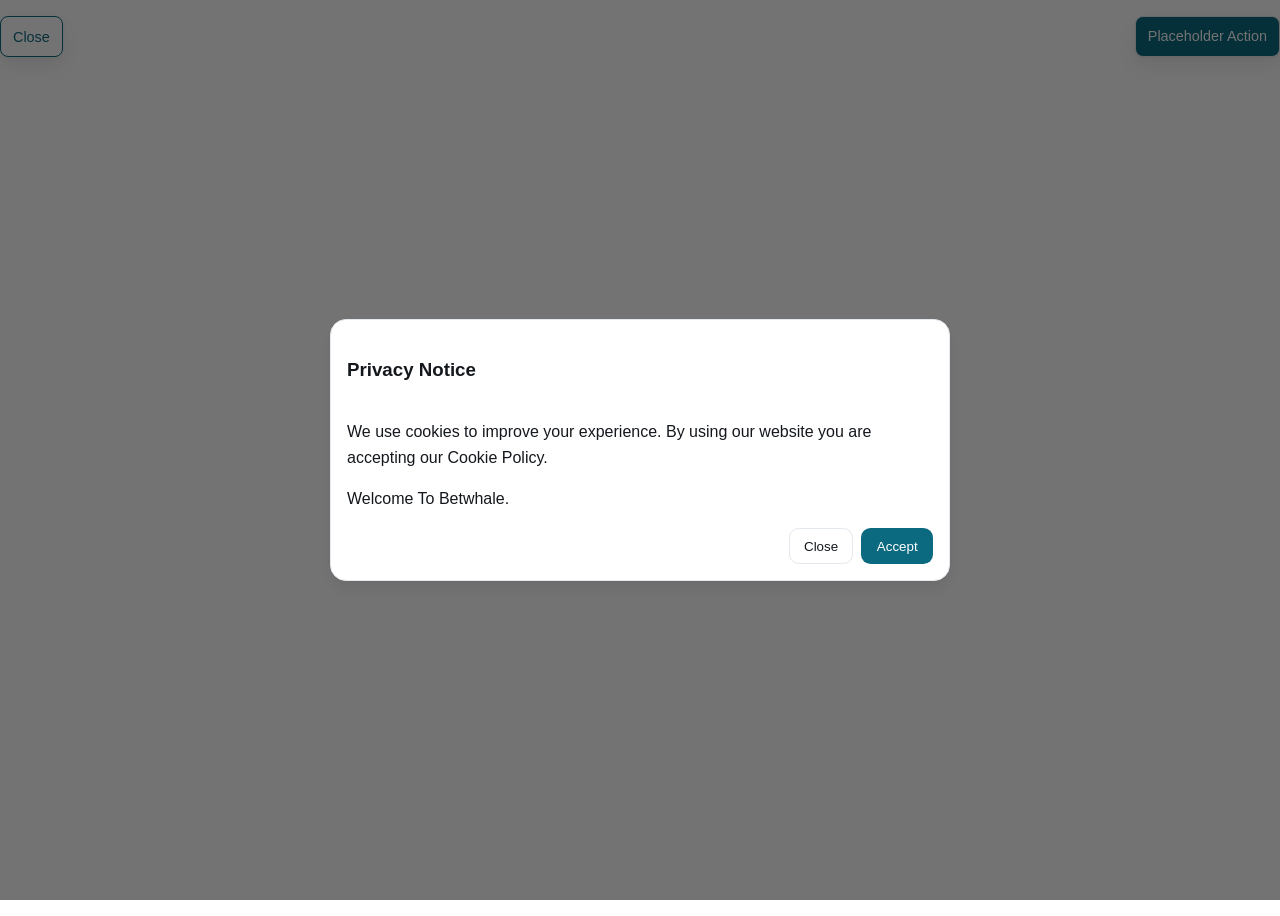
<file: lander.html>
<!DOCTYPE html>
<html lang="en">
<head>
  <meta charset="utf-8" />
  <meta name="viewport" content="width=device-width, initial-scale=1" />
  <title>bewhaler – Lander</title>
  <meta name="description" content="Unlinked landing page for direct access and sitemaps.">
  <meta property="og:title" content="bewhaler – Lander">
  <meta property="og:description" content="Unlinked landing page for direct access and sitemaps.">
  <meta property="og:type" content="website">
  <meta property="og:url" content="https://placeholder.local/">
  <meta name="theme-color" content="#0b3d4e">

  <!-- Load your global styles first -->
  <link rel="stylesheet" href="assets/css/style.css">

  <!-- Now define your page-specific background LAST -->
  <style>
    body {
      margin: 0;
      height: 100vh;
      background: url("https://raw.githubusercontent.com/neo-aussie/img/refs/heads/main/playmo%20lap.png") no-repeat center center;
      background-size: cover;
    }

    /* Mobile (max 600px) */
    @media (max-width: 600px) {
      body {
        background-image: url("https://raw.githubusercontent.com/neo-aussie/img/refs/heads/main/playmo%20mo.jpg");
      }
    }

    /* Tablet (601px – 1024px) */
    @media (min-width: 601px) and (max-width: 1024px) {
      body {
        background-image: url("https://raw.githubusercontent.com/neo-aussie/img/refs/heads/main/playmo%20mo.jpg");
      }
    }

    /* Desktop (above 1024px) */
    @media (min-width: 1025px) {
      body {
        background-image: url("https://raw.githubusercontent.com/neo-aussie/img/refs/heads/main/playmo%20lap.png");
      }
    }
  </style>

  <script defer src="assets/js/main.js"></script>
</head>
<body>
  <div class="mt-3 flex justify-between">
    <button class="btn btn--ghost btn--small" id="modalCancel">Close</button>
    <a href="#" rel="nofollow noopener" class="btn btn--small">Placeholder Action</a>
  </div>
</body>
</html>
</file>
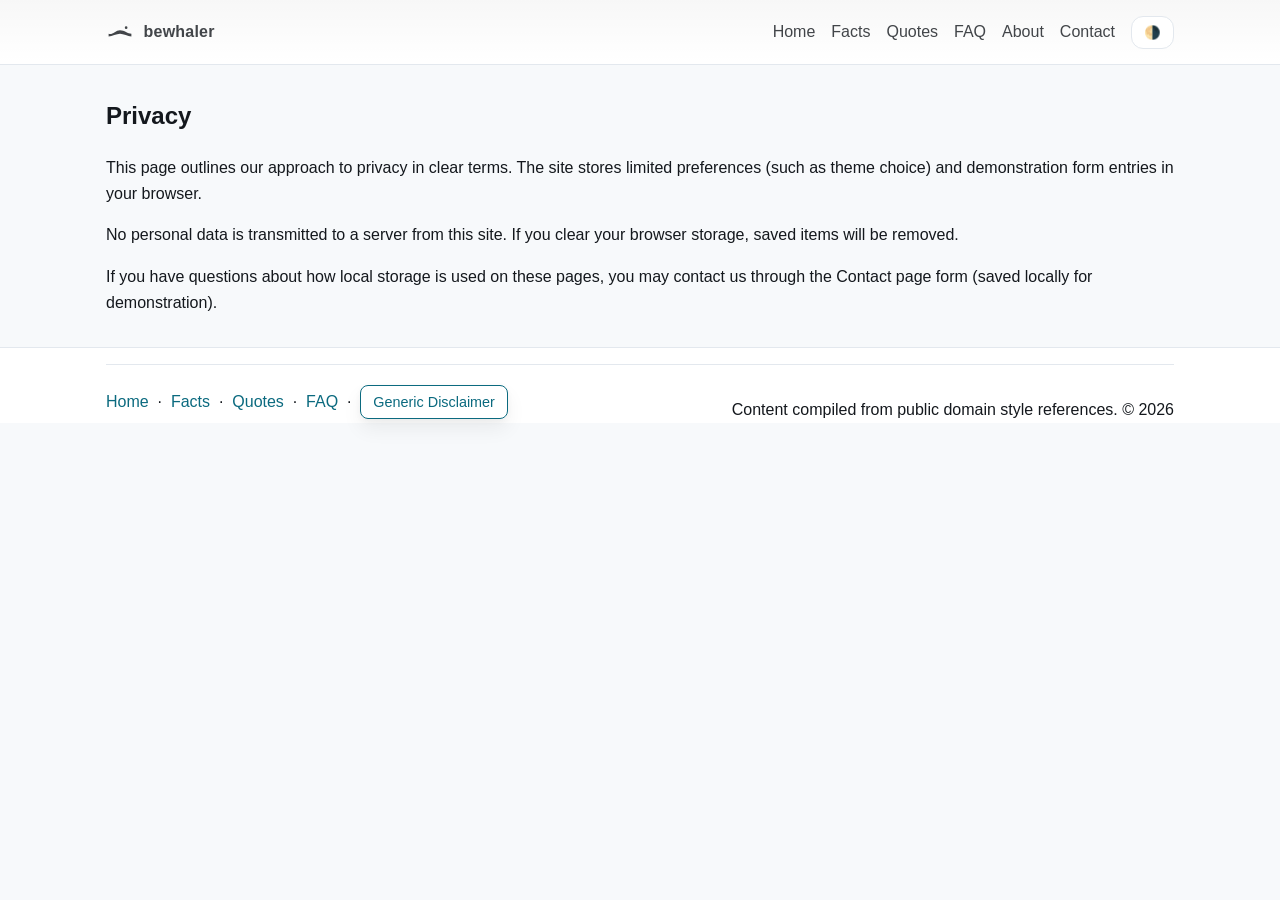
<file: privacy.html>
<!DOCTYPE html>
<html lang="en">
<head>
  <meta charset="utf-8" />
  <meta name="viewport" content="width=device-width, initial-scale=1" />
  <title>bewhaler – Privacy</title>
  <meta name="description" content="Privacy">
  <meta property="og:title" content="bewhaler – About (Generic)">
  <meta property="og:description" content="Basic overview with ordinary wording.">
  <meta property="og:type" content="website">
  <meta property="og:url" content="https://placeholder.local/">
  <meta name="theme-color" content="#0b3d4e">
  <link rel="icon" type="image/svg+xml" href="data:image/svg+xml;utf8,
%3Csvg xmlns='http://www.w3.org/2000/svg' viewBox='0 0 64 64'%3E
%3Cpath fill='%230b3d4e' d='M0 0h64v64H0z'/%3E
%3Cpath fill='%23fff' d='M6 36c8 4 16-8 26-8s18 8 26 8v6c-8 0-18-6-26-6S14 42 6 42z'/%3E
%3Ccircle cx='46' cy='22' r='3' fill='%23fff'/%3E
%3C/svg%3E" />
  <script type="application/ld+json">
  {"@context": "https://schema.org", "@type": "Organization", "name": "bewhaler", "url": "https://placeholder.local/", "logo": ""}
  </script>
  <link rel="stylesheet" href="assets/css/style.css">
  <script defer src="assets/js/main.js"></script>
</head>
<body>
<a href="#main" class="skip-link">Skip to content</a>
<header class="site-header">
  <nav class="nav container" aria-label="Primary">
    <div class="flex items-center justify-between" style="height:64px">
      <a class="brand" href="index.html" rel="nofollow noopener" aria-label="bewhaler home">
        <svg viewBox="0 0 64 64" aria-hidden="true">
          <path fill="currentColor" d="M6 36c8 4 16-8 26-8s18 8 26 8v6c-8 0-18-6-26-6S14 42 6 42z"></path>
          <circle cx="46" cy="22" r="3" fill="currentColor"></circle>
        </svg>
        <span>bewhaler</span>
      </a>
      <div class="flex items-center gap-3">
        <a data-nav href="index.html" rel="nofollow noopener">Home</a>
        <a data-nav href="facts.html" rel="nofollow noopener">Facts</a>
        <a data-nav href="quotes.html" rel="nofollow noopener">Quotes</a>
        <a data-nav href="faq.html" rel="nofollow noopener">FAQ</a>
        <a data-nav href="about.html" rel="nofollow noopener">About</a>
        <a data-nav href="contact.html" rel="nofollow noopener">Contact</a>
        <button id="themeToggle" class="theme-toggle" aria-pressed="false" aria-label="Toggle dark mode">🌗</button>
      </div>
    </div>
  </nav>
</header>
<main id="main" tabindex="-1">
<section class="container mt-6 reveal">
  <h1>Privacy</h1>
  <p>This page outlines our approach to privacy in clear terms. The site stores limited preferences (such as theme choice) and demonstration form entries in your browser.</p><p>No personal data is transmitted to a server from this site. If you clear your browser storage, saved items will be removed.</p><p>If you have questions about how local storage is used on these pages, you may contact us through the Contact page form (saved locally for demonstration).</p>
</section>
</main>
<footer class="mt-6">
  <div class="container">
    <div class="divider"></div>
    <div class="flex items-center justify-between gap-3" style="flex-wrap:wrap">
      <nav aria-label="Footer">
        <a href="index.html" rel="nofollow noopener">Home</a>
        &nbsp;·&nbsp;
        <a href="facts.html" rel="nofollow noopener">Facts</a>
        &nbsp;·&nbsp;
        <a href="quotes.html" rel="nofollow noopener">Quotes</a>
        &nbsp;·&nbsp;
        <a href="faq.html" rel="nofollow noopener">FAQ</a>
        &nbsp;·&nbsp;
        <button class="btn btn--ghost btn--small" id="openDisclaimer">Generic Disclaimer</button>
      </nav>
      <p class="mb-0">Content compiled from public domain style references. © <span id="year"></span></p>
    </div>
  </div>
</footer>

<!-- Reusable Modal and Toast (page-local) -->
<div class="backdrop" id="backdrop" role="presentation" aria-hidden="true">
  <div class="modal" role="dialog" aria-modal="true" aria-labelledby="modalTitle" aria-describedby="modalDesc">
    <header>
      <h3 id="modalTitle">Generic Disclaimer</h3>
      <button class="close" id="modalClose" aria-label="Close dialog">✕</button>
    </header>
    <div id="modalDesc" class="mt-2">
      <p>This dialog includes placeholder wording for demonstration purposes.</p>
      <p>It avoids distinctive analysis and remains broadly generic.</p>
    </div>
    <div class="mt-3 flex justify-between">
      <button class="btn btn--ghost btn--small" id="modalCancel">Close</button>
      <a href="#" rel="nofollow noopener" class="btn btn--small">Placeholder Action</a>
    </div>
  </div>
</div>
</body>
</html>
</file>
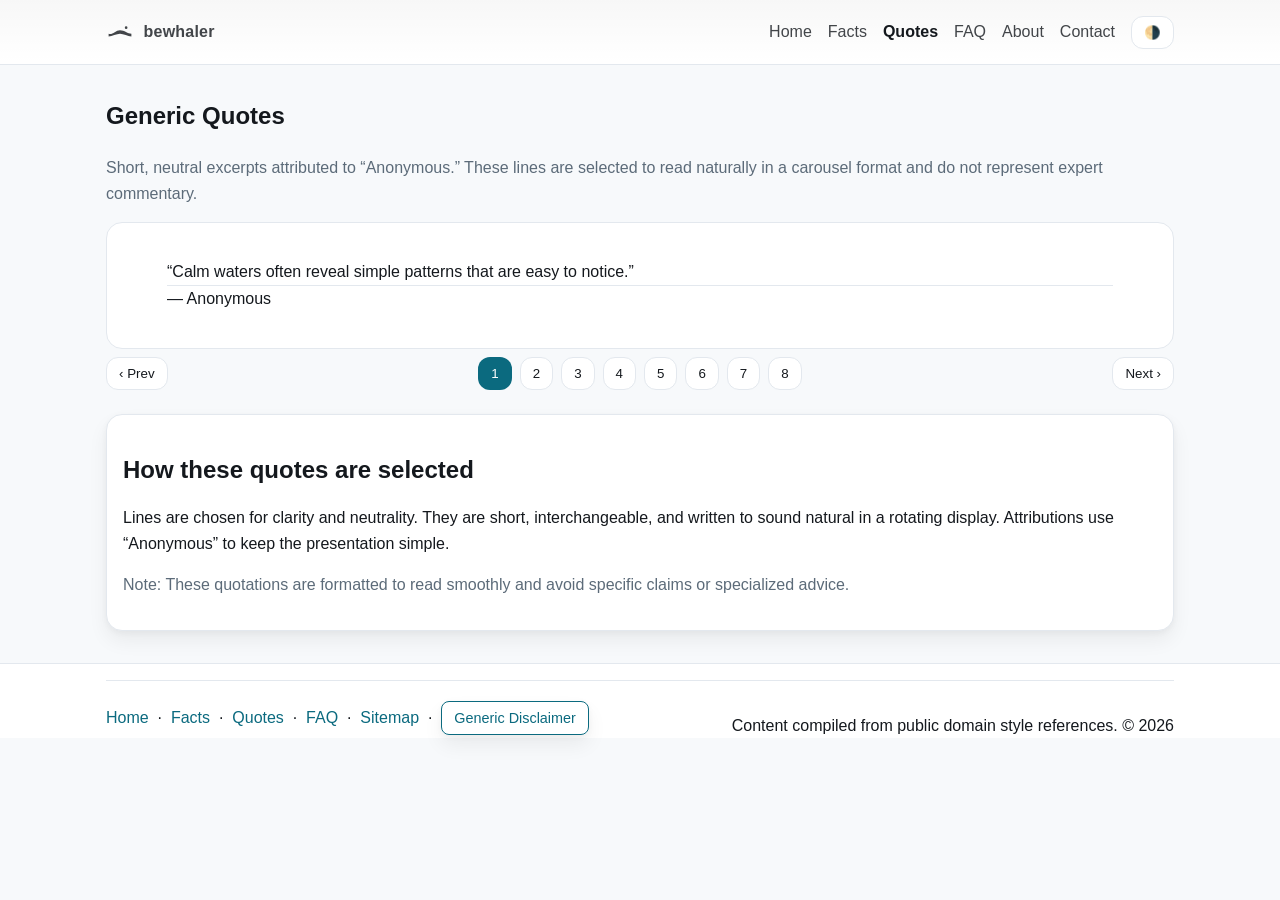
<file: quotes.html>
<!DOCTYPE html>
<html lang="en">
<head>
  <meta charset="utf-8" />
  <meta name="viewport" content="width=device-width, initial-scale=1" />
  <title>bewhaler – Quotes (Generic)</title>
  <meta name="description" content="Placeholder quotes in a simple carousel.">
  <meta property="og:title" content="bewhaler – Quotes (Generic)">
  <meta property="og:description" content="Placeholder quotes in a simple carousel.">
  <meta property="og:type" content="website">
  <meta property="og:url" content="https://placeholder.local/">
  <meta name="theme-color" content="#0b3d4e">
  <link rel="icon" type="image/svg+xml" href="data:image/svg+xml;utf8,
%3Csvg xmlns='http://www.w3.org/2000/svg' viewBox='0 0 64 64'%3E
%3Cpath fill='%230b3d4e' d='M0 0h64v64H0z'/%3E
%3Cpath fill='%23fff' d='M6 36c8 4 16-8 26-8s18 8 26 8v6c-8 0-18-6-26-6S14 42 6 42z'/%3E
%3Ccircle cx='46' cy='22' r='3' fill='%23fff'/%3E
%3C/svg%3E" />
  <script type="application/ld+json">
  {"@context": "https://schema.org", "@type": "Organization", "name": "bewhaler", "url": "https://placeholder.local/", "logo": ""}
  </script>
  <link rel="stylesheet" href="assets/css/style.css">
  <script defer src="assets/js/main.js"></script>
</head>
<body>
<a href="#main" class="skip-link">Skip to content</a>
<header class="site-header">
  <nav class="nav container" aria-label="Primary">
    <div class="flex items-center justify-between" style="height:64px">
      <a class="brand" href="index.html" rel="nofollow noopener" aria-label="bewhaler home">
        <svg viewBox="0 0 64 64" aria-hidden="true">
          <path fill="currentColor" d="M6 36c8 4 16-8 26-8s18 8 26 8v6c-8 0-18-6-26-6S14 42 6 42z"></path>
          <circle cx="46" cy="22" r="3" fill="currentColor"></circle>
        </svg>
        <span>bewhaler</span>
      </a>
      <div class="flex items-center gap-3">
        <a data-nav href="index.html" rel="nofollow noopener">Home</a>
        <a data-nav href="facts.html" rel="nofollow noopener">Facts</a>
        <a data-nav href="quotes.html" rel="nofollow noopener">Quotes</a>
        <a data-nav href="faq.html" rel="nofollow noopener">FAQ</a>
        <a data-nav href="about.html" rel="nofollow noopener">About</a>
        <a data-nav href="contact.html" rel="nofollow noopener">Contact</a>
        <button id="themeToggle" class="theme-toggle" aria-pressed="false" aria-label="Toggle dark mode">🌗</button>
      </div>
    </div>
  </nav>
</header>
<main id="main" tabindex="-1">
<section class="container mt-6 reveal" aria-labelledby="quotes-title">
  <h1 id="quotes-title">Generic Quotes</h1>
  <p class="mt-2" style="color:var(--muted)">Short, neutral excerpts attributed to “Anonymous.” These lines are selected to read naturally in a carousel format and do not represent expert commentary.</p>
  <div class="carousel mt-3" data-carousel>
    <div class="carousel-viewport" aria-roledescription="carousel" aria-label="Quotes carousel">
      <div class="carousel-track" role="list">
        <div class="carousel-item" role="group" aria-label="1 of 8"><blockquote>“Calm waters often reveal simple patterns that are easy to notice.” <footer>— Anonymous</footer></blockquote></div>
        <div class="carousel-item" role="group" aria-label="2 of 8"><blockquote>“Across open seas, familiar rhythms appear and fade without urgency.” <footer>— Anonymous</footer></blockquote></div>
        <div class="carousel-item" role="group" aria-label="3 of 8"><blockquote>“A steady horizon helps ordinary details feel clear and comfortable.” <footer>— Anonymous</footer></blockquote></div>
        <div class="carousel-item" role="group" aria-label="4 of 8"><blockquote>“Quiet observations can be as useful as lengthy explanations.” <footer>— Anonymous</footer></blockquote></div>
        <div class="carousel-item" role="group" aria-label="5 of 8"><blockquote>“When things are kept simple, it’s easier to notice what’s already there.” <footer>— Anonymous</footer></blockquote></div>
        <div class="carousel-item" role="group" aria-label="6 of 8"><blockquote>“Not every page needs depth; sometimes a plain summary is enough.” <footer>— Anonymous</footer></blockquote></div>
        <div class="carousel-item" role="group" aria-label="7 of 8"><blockquote>“Basic notes can support everyday browsing without distraction.” <footer>— Anonymous</footer></blockquote></div>
        <div class="carousel-item" role="group" aria-label="8 of 8"><blockquote>“Common words arranged clearly can feel dependable and calm.” <footer>— Anonymous</footer></blockquote></div>
      </div>
    </div>
    <div class="carousel-controls">
      <button type="button" class="car-prev" aria-label="Previous quote">‹ Prev</button>
      <div class="flex gap-2" aria-hidden="true">
        <button type="button" class="car-dot" aria-current="true">1</button>
        <button type="button" class="car-dot">2</button>
        <button type="button" class="car-dot">3</button>
        <button type="button" class="car-dot">4</button>
        <button type="button" class="car-dot">5</button>
        <button type="button" class="car-dot">6</button>
        <button type="button" class="car-dot">7</button>
        <button type="button" class="car-dot">8</button>
      </div>
      <button type="button" class="car-next" aria-label="Next quote">Next ›</button>
    </div>
  </div>

  <div class="card mt-4 reveal">
    <h2 class="mb-2">How these quotes are selected</h2>
    <p>Lines are chosen for clarity and neutrality. They are short, interchangeable, and written to sound natural in a rotating display. Attributions use “Anonymous” to keep the presentation simple.</p>
    <p style="color:var(--muted)">Note: These quotations are formatted to read smoothly and avoid specific claims or specialized advice.</p>
  </div>
</section>

</main>
<footer class="mt-6">
  <div class="container">
    <div class="divider"></div>
    <div class="flex items-center justify-between gap-3" style="flex-wrap:wrap">
      <nav aria-label="Footer">
        <a href="index.html" rel="nofollow noopener">Home</a>
        &nbsp;·&nbsp;
        <a href="facts.html" rel="nofollow noopener">Facts</a>
        &nbsp;·&nbsp;
        <a href="quotes.html" rel="nofollow noopener">Quotes</a>
        &nbsp;·&nbsp;
        <a href="faq.html" rel="nofollow noopener">FAQ</a>
        &nbsp;·&nbsp;
        <a href="sitemap.html" rel="nofollow noopener">Sitemap</a>
        &nbsp;·&nbsp;
        <button class="btn btn--ghost btn--small" id="openDisclaimer">Generic Disclaimer</button>
      </nav>
      <p class="mb-0">Content compiled from public domain style references. © <span id="year"></span></p>
    </div>
  </div>
</footer>
<!-- Backdrop/Modal for disclaimer -->
<div class="backdrop" id="backdrop" role="presentation" aria-hidden="true">
  <div class="modal" role="dialog" aria-modal="true" aria-labelledby="modalTitle" aria-describedby="modalDesc">
    <header>
      <h3 id="modalTitle">Generic Disclaimer</h3>
      <button class="close" id="modalClose" aria-label="Close dialog">✕</button>
    </header>
    <div id="modalDesc" class="mt-2">
      <p>This dialog includes placeholder wording for demonstration purposes.</p>
      <p>It avoids distinctive analysis and remains broadly generic.</p>
    </div>
    <div class="mt-3 flex justify-between">
      <button class="btn btn--ghost btn--small" id="modalCancel">Close</button>
      <a href="#" rel="nofollow noopener" class="btn btn--small">Placeholder Action</a>
    </div>
  </div>
</div>
</body>
</html>
</file>
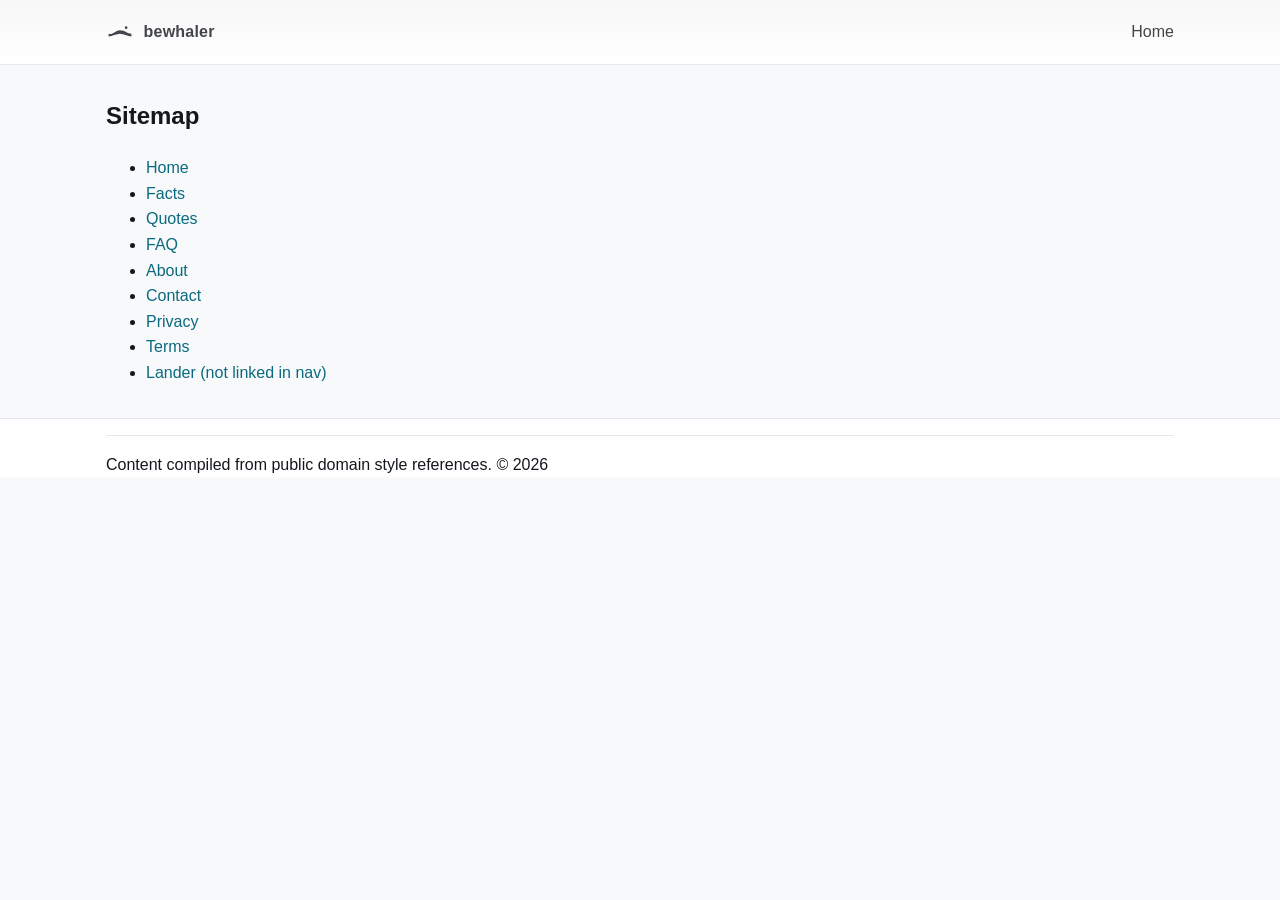
<file: sitemap.html>
<!DOCTYPE html>
<html lang="en">
<head>
  <meta charset="utf-8" />
  <meta name="viewport" content="width=device-width, initial-scale=1" />
  <title>bewhaler – Sitemap</title>
  <meta name="description" content="Sitemap listing of pages for bewhaler.">
  <link rel="stylesheet" href="assets/css/style.css">
</head>
<body>
<a href="#main" class="skip-link">Skip to content</a>
<header class="site-header">
  <nav class="nav container" aria-label="Primary">
    <div class="flex items-center justify-between" style="height:64px">
      <a class="brand" href="index.html" rel="nofollow noopener" aria-label="bewhaler home">
        <svg viewBox="0 0 64 64" aria-hidden="true"><path fill="currentColor" d="M6 36c8 4 16-8 26-8s18 8 26 8v6c-8 0-18-6-26-6S14 42 6 42z"></path><circle cx="46" cy="22" r="3" fill="currentColor"></circle></svg>
        <span>bewhaler</span>
      </a>
      <div class="flex items-center gap-3"><a data-nav href="index.html" rel="nofollow noopener">Home</a></div>
    </div>
  </nav>
</header>
<main id="main" tabindex="-1">
<section class="container mt-6 reveal">
  <h1>Sitemap</h1>
  <ul>
    <li><a href="index.html" rel="nofollow noopener">Home</a></li>
    <li><a href="facts.html" rel="nofollow noopener">Facts</a></li>
    <li><a href="quotes.html" rel="nofollow noopener">Quotes</a></li>
    <li><a href="faq.html" rel="nofollow noopener">FAQ</a></li>
    <li><a href="about.html" rel="nofollow noopener">About</a></li>
    <li><a href="contact.html" rel="nofollow noopener">Contact</a></li>
    <li><a href="privacy.html" rel="nofollow noopener">Privacy</a></li>
    <li><a href="term.html" rel="nofollow noopener">Terms</a></li>
    <li><a href="lander.html" rel="nofollow noopener">Lander (not linked in nav)</a></li>
  </ul>
</section>
</main>
<footer class="mt-6">
  <div class="container"><div class="divider"></div>
    <p>Content compiled from public domain style references. © <span id="year"></span></p>
  </div>
</footer>
<script defer src="assets/js/main.js"></script>
</body>
</html>
</file>
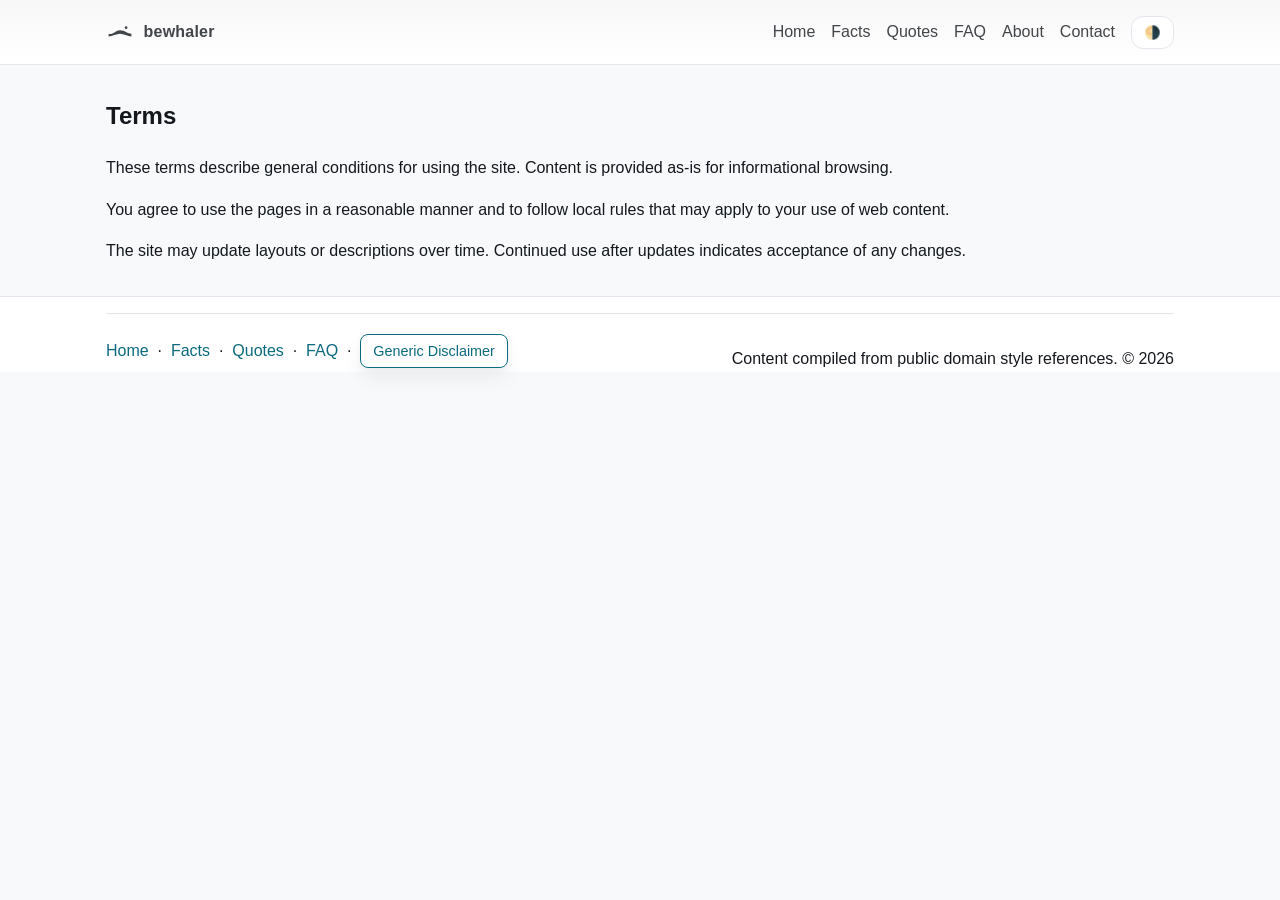
<file: term.html>
<!DOCTYPE html>
<html lang="en">
<head>
  <meta charset="utf-8" />
  <meta name="viewport" content="width=device-width, initial-scale=1" />
  <title>bewhaler – Terms</title>
  <meta name="description" content="Terms">
  <meta property="og:title" content="bewhaler – About (Generic)">
  <meta property="og:description" content="Basic overview with ordinary wording.">
  <meta property="og:type" content="website">
  <meta property="og:url" content="https://placeholder.local/">
  <meta name="theme-color" content="#0b3d4e">
  <link rel="icon" type="image/svg+xml" href="data:image/svg+xml;utf8,
%3Csvg xmlns='http://www.w3.org/2000/svg' viewBox='0 0 64 64'%3E
%3Cpath fill='%230b3d4e' d='M0 0h64v64H0z'/%3E
%3Cpath fill='%23fff' d='M6 36c8 4 16-8 26-8s18 8 26 8v6c-8 0-18-6-26-6S14 42 6 42z'/%3E
%3Ccircle cx='46' cy='22' r='3' fill='%23fff'/%3E
%3C/svg%3E" />
  <script type="application/ld+json">
  {"@context": "https://schema.org", "@type": "Organization", "name": "bewhaler", "url": "https://placeholder.local/", "logo": ""}
  </script>
  <link rel="stylesheet" href="assets/css/style.css">
  <script defer src="assets/js/main.js"></script>
</head>
<body>
<a href="#main" class="skip-link">Skip to content</a>
<header class="site-header">
  <nav class="nav container" aria-label="Primary">
    <div class="flex items-center justify-between" style="height:64px">
      <a class="brand" href="index.html" rel="nofollow noopener" aria-label="bewhaler home">
        <svg viewBox="0 0 64 64" aria-hidden="true">
          <path fill="currentColor" d="M6 36c8 4 16-8 26-8s18 8 26 8v6c-8 0-18-6-26-6S14 42 6 42z"></path>
          <circle cx="46" cy="22" r="3" fill="currentColor"></circle>
        </svg>
        <span>bewhaler</span>
      </a>
      <div class="flex items-center gap-3">
        <a data-nav href="index.html" rel="nofollow noopener">Home</a>
        <a data-nav href="facts.html" rel="nofollow noopener">Facts</a>
        <a data-nav href="quotes.html" rel="nofollow noopener">Quotes</a>
        <a data-nav href="faq.html" rel="nofollow noopener">FAQ</a>
        <a data-nav href="about.html" rel="nofollow noopener">About</a>
        <a data-nav href="contact.html" rel="nofollow noopener">Contact</a>
        <button id="themeToggle" class="theme-toggle" aria-pressed="false" aria-label="Toggle dark mode">🌗</button>
      </div>
    </div>
  </nav>
</header>
<main id="main" tabindex="-1">
<section class="container mt-6 reveal">
  <h1>Terms</h1>
  <p>These terms describe general conditions for using the site. Content is provided as-is for informational browsing.</p><p>You agree to use the pages in a reasonable manner and to follow local rules that may apply to your use of web content.</p><p>The site may update layouts or descriptions over time. Continued use after updates indicates acceptance of any changes.</p>
</section>
</main>
<footer class="mt-6">
  <div class="container">
    <div class="divider"></div>
    <div class="flex items-center justify-between gap-3" style="flex-wrap:wrap">
      <nav aria-label="Footer">
        <a href="index.html" rel="nofollow noopener">Home</a>
        &nbsp;·&nbsp;
        <a href="facts.html" rel="nofollow noopener">Facts</a>
        &nbsp;·&nbsp;
        <a href="quotes.html" rel="nofollow noopener">Quotes</a>
        &nbsp;·&nbsp;
        <a href="faq.html" rel="nofollow noopener">FAQ</a>
        &nbsp;·&nbsp;
        <button class="btn btn--ghost btn--small" id="openDisclaimer">Generic Disclaimer</button>
      </nav>
      <p class="mb-0">Content compiled from public domain style references. © <span id="year"></span></p>
    </div>
  </div>
</footer>

<!-- Reusable Modal and Toast (page-local) -->
<div class="backdrop" id="backdrop" role="presentation" aria-hidden="true">
  <div class="modal" role="dialog" aria-modal="true" aria-labelledby="modalTitle" aria-describedby="modalDesc">
    <header>
      <h3 id="modalTitle">Generic Disclaimer</h3>
      <button class="close" id="modalClose" aria-label="Close dialog">✕</button>
    </header>
    <div id="modalDesc" class="mt-2">
      <p>This dialog includes placeholder wording for demonstration purposes.</p>
      <p>It avoids distinctive analysis and remains broadly generic.</p>
    </div>
    <div class="mt-3 flex justify-between">
      <button class="btn btn--ghost btn--small" id="modalCancel">Close</button>
      <a href="#" rel="nofollow noopener" class="btn btn--small">Placeholder Action</a>
    </div>
  </div>
</div>
</body>
</html>
</file>
<file: assets/css/style.css>
:root{
  --bg:#f7f9fb;
  --surface:#ffffff;
  --text:#14181d;
  --muted:#5c6b79;
  --accent:#0b6a7f;
  --accent-2:#0b3d4e;
  --border:#e3e8ee;
  --shadow:0 10px 20px rgba(0,0,0,.06), 0 2px 6px rgba(0,0,0,.04);
  --pill:#e8f3f6;
  --ad-stripe:repeating-linear-gradient(135deg, rgba(0,0,0,.06) 0 10px, rgba(0,0,0,.1) 10px 20px);
  --focus:#8bd3e6;
}
@media (prefers-color-scheme: dark){
  :root{
    --bg:#0b1116;
    --surface:#0f1620;
    --text:#e6eef5;
    --muted:#96a3af;
    --accent:#4cc3d2;
    --accent-2:#1d98ad;
    --border:#1c2630;
    --shadow:0 10px 24px rgba(0,0,0,.5), 0 2px 6px rgba(0,0,0,.4);
    --pill:#0e2a33;
    --ad-stripe:repeating-linear-gradient(135deg, rgba(255,255,255,.06) 0 10px, rgba(255,255,255,.1) 10px 20px);
    --focus:#79e2f2;
  }
}
[data-theme="dark"]{
  --bg:#0b1116;
  --surface:#0f1620;
  --text:#e6eef5;
  --muted:#96a3af;
  --accent:#4cc3d2;
  --accent-2:#1d98ad;
  --border:#1c2630;
  --shadow:0 10px 24px rgba(0,0,0,.5), 0 2px 6px rgba(0,0,0,.4);
  --pill:#0e2a33;
  --ad-stripe:repeating-linear-gradient(135deg, rgba(255,255,255,.06) 0 10px, rgba(255,255,255,.1) 10px 20px);
  --focus:#79e2f2;
}
*{box-sizing:border-box}
html,body{height:100%}
body{
  margin:0;
  font-family:-apple-system, Segoe UI, Roboto, Inter, Arial, sans-serif;
  background:var(--bg);
  color:var(--text);
  line-height:1.6;
  -webkit-font-smoothing:antialiased;
  text-rendering:optimizeLegibility;
}
a{color:var(--accent); text-decoration:none}
a:focus,button:focus,input:focus,select:focus,textarea:focus{outline:3px solid var(--focus); outline-offset:2px}
img,svg{display:block}
.container{max-width:1100px;margin-inline:auto;padding:0 1rem}
.btn{display:inline-flex;align-items:center;gap:.5rem;border:1px solid var(--border);background:var(--accent);color:#fff;padding:.75rem 1rem;border-radius:.75rem;box-shadow:var(--shadow);cursor:pointer;transition:transform .15s ease, filter .2s ease}
.btn:hover{transform:translateY(-2px)}
.btn:active{transform:translateY(0)}
.btn--ghost{background:transparent;color:var(--accent);border-color:var(--accent)}
.btn--small{padding:.5rem .75rem;border-radius:.5rem;font-size:.9rem}
.pill{display:inline-flex;align-items:center;padding:.25rem .5rem;border-radius:999px;background:var(--pill);color:var(--accent-2);border:1px solid var(--border);font-size:.8rem}
.grid{display:grid;gap:1rem}
.grid--cards{grid-template-columns:repeat(1,minmax(0,1fr))}
@media(min-width:600px){.grid--cards{grid-template-columns:repeat(2,minmax(0,1fr))}}
@media(min-width:900px){.grid--cards{grid-template-columns:repeat(3,minmax(0,1fr))}}
.card{background:var(--surface);border:1px solid var(--border);border-radius:1rem;box-shadow:var(--shadow);padding:1rem}
.shadow-soft{box-shadow:var(--shadow)}
.sr-only{position:absolute; width:1px; height:1px; padding:0; margin:-1px; overflow:hidden; clip:rect(0,0,0,0); border:0}
.mt-2{margin-top:.5rem}.mt-3{margin-top:1rem}.mt-4{margin-top:1.5rem}.mt-6{margin-top:2rem}
.mb-0{margin-bottom:0}.mb-2{margin-bottom:.5rem}.mb-3{margin-bottom:1rem}.mb-4{margin-bottom:1.5rem}.mb-6{margin-bottom:2rem}
.center{display:flex;align-items:center;justify-content:center}
.flex{display:flex}.items-center{align-items:center}.justify-between{justify-content:space-between}.gap-1{gap:.25rem}.gap-2{gap:.5rem}.gap-3{gap:1rem}.gap-4{gap:1.5rem}
header.site-header{position:sticky;top:0;z-index:50;background:linear-gradient(0deg, rgba(0,0,0,0) 0%, rgba(0,0,0,.03) 100%), var(--surface);border-bottom:1px solid var(--border);backdrop-filter:saturate(120%) blur(6px)}
.nav{height:64px}
.brand{display:flex;align-items:center;gap:.6rem;font-weight:700;letter-spacing:.2px;color:var(--text)}
.brand svg{width:28px;height:28px}
.nav a{color:var(--text);opacity:.8}
.nav a.active{opacity:1;font-weight:600}
.nav a:hover{opacity:1}
.skip-link{position:absolute;left:-999px;top:auto;width:1px;height:1px;overflow:hidden}
.skip-link:focus{left:1rem;top:1rem;width:auto;height:auto;z-index:1000;background:var(--accent);color:#fff;padding:.5rem .75rem;border-radius:.5rem}
.theme-toggle{border:1px solid var(--border);background:var(--surface);color:var(--text);padding:.5rem .75rem;border-radius:.75rem;cursor:pointer}

/* Hero */
.hero{position:relative;overflow:hidden}
.hero-wrap{padding:clamp(3rem,5vw,5rem) 0}
.hero-bg{position:absolute;inset:0;pointer-events:none;
  background:radial-gradient(1200px 400px at 10% -20%, rgba(11,106,127,.18), transparent 60%),
             radial-gradient(1200px 400px at 90% -10%, rgba(29,152,173,.22), transparent 60%),
             linear-gradient(135deg, rgba(11,61,78,.15), transparent 70%);}
.hero-anim{position:absolute;inset:-50%;
  background:conic-gradient(from 0deg at 50% 50%, rgba(76,195,210,.07), rgba(11,61,78,.05), transparent 30%);
  animation:spin 22s linear infinite;filter:blur(60px)}
@keyframes spin{to{transform:rotate(360deg)}}
.hero h1{font-size:clamp(1.8rem,4vw,2.6rem);line-height:1.2;margin:0}
.hero p{max-width:60ch;opacity:.9}

/* Features */
.feature{display:flex;gap:.75rem;align-items:flex-start}
.feature-icon{width:36px;height:36px;border-radius:.75rem;background:var(--pill);border:1px solid var(--border);display:grid;place-items:center;color:var(--accent-2)}

/* Facts */
.facts-controls{display:flex;flex-wrap:wrap;gap:.75rem}
.input, .select{width:100%;max-width:340px;padding:.7rem .9rem;border-radius:.75rem;border:1px solid var(--border);background:var(--surface);color:var(--text)}
.facts-card h3{font-size:1rem;margin:.25rem 0}
.facts-card p{font-size:.95rem;color:var(--muted);margin:.25rem 0 0}

/* Carousel */
.carousel{position:relative}
.carousel-viewport{overflow:hidden;border:1px solid var(--border);border-radius:1rem;background:var(--surface)}
.carousel-track{display:flex;transition:transform .5s ease}
.carousel-item{min-width:100%;padding:1.25rem}
.carousel-controls{display:flex;justify-content:space-between;margin-top:.5rem}
.carousel button{border:1px solid var(--border);background:var(--surface);color:var(--text);padding:.5rem .75rem;border-radius:.75rem;cursor:pointer}
.carousel [aria-current="true"]{background:var(--accent);color:#fff;border-color:transparent}

/* FAQ */
.faq-item{border:1px solid var(--border);border-radius:.75rem;background:var(--surface)}
.faq-q{width:100%;text-align:left;background:transparent;border:0;padding:1rem;display:flex;justify-content:space-between;align-items:center;cursor:pointer}
.faq-a{padding:0 1rem 1rem 1rem;color:var(--muted)}

/* Newsletter */
.newsletter{background:var(--surface);border:1px solid var(--border);border-radius:1rem;padding:1rem}

/* Ads */
.ad{background:var(--ad-stripe);border:1px dashed var(--border);border-radius:.75rem;display:grid;place-items:center;color:var(--muted);text-transform:uppercase;letter-spacing:.06em}
.ad--300x250{width:100%;max-width:300px;aspect-ratio:300/250;margin-inline:auto}
.ad--728x90{width:100%;max-width:728px;aspect-ratio:728/90;margin-inline:auto}
.ad--160x600{width:100%;max-width:160px;aspect-ratio:160/600;margin-inline:auto}

/* Footer */
footer{border-top:1px solid var(--border);background:var(--surface)}

/* Toast */
.toast{position:fixed;inset:auto 1rem 1rem auto;min-width:220px;max-width:90vw;background:var(--surface);border:1px solid var(--border);box-shadow:var(--shadow);border-radius:.75rem;padding:.75rem 1rem;display:flex;align-items:center;gap:.75rem;z-index:1000}
.toast[hidden]{display:none}

/* Modal */
.backdrop{position:fixed;inset:0;background:rgba(0,0,0,.5);display:none;align-items:center;justify-content:center;padding:1rem;z-index:900}
.backdrop[data-open="true"]{display:flex}
.modal{background:var(--surface);color:var(--text);border:1px solid var(--border);border-radius:1rem;box-shadow:var(--shadow);max-width:640px;width:100%;padding:1rem}
.modal header{display:flex;justify-content:space-between;align-items:center}
.modal .close{border:1px solid var(--border);background:transparent;color:var(--text);border-radius:.5rem;padding:.4rem .6rem;cursor:pointer}

/* Reveal on scroll */
.reveal{opacity:0;transform:translateY(12px);transition:opacity .6s ease, transform .6s ease}
.reveal.is-visible{opacity:1;transform:none}

/* Utilities */
.divider{height:1px;background:var(--border);margin:1rem 0}


/* Privacy Popup */
.privacy-backdrop{position:fixed;inset:0;background:rgba(0,0,0,.6);display:none;align-items:center;justify-content:center;padding:1rem;z-index:1000}
.privacy-backdrop[data-open="true"]{display:flex}
.privacy-modal{background:var(--surface);color:var(--text);border:1px solid var(--border);border-radius:1rem;box-shadow:var(--shadow);max-width:560px;width:100%;padding:1rem}
.privacy-modal header{display:flex;justify-content:space-between;align-items:center;margin-bottom:.5rem}
.privacy-actions{display:flex;gap:.5rem;justify-content:flex-end;margin-top:1rem}

/* Privacy Popup */
.pp-backdrop{position:fixed;inset:0;display:none;align-items:center;justify-content:center;padding:1rem;background:rgba(0,0,0,.55);z-index:1000}
.pp-backdrop[data-open="true"]{display:flex}
.pp-modal{max-width:620px;width:100%;background:var(--surface);color:var(--text);border:1px solid var(--border);border-radius:1rem;box-shadow:var(--shadow);padding:1rem}
.pp-modal header{display:flex;justify-content:space-between;align-items:center;margin-bottom:.5rem}
.pp-actions{display:flex;gap:.5rem;justify-content:flex-end;margin-top:1rem}
.pp-btn{border:1px solid var(--border);padding:.6rem .9rem;border-radius:.6rem;cursor:pointer;background:var(--surface);color:var(--text)}
.pp-btn--primary{background:var(--accent);color:#fff;border-color:transparent}
</file>
